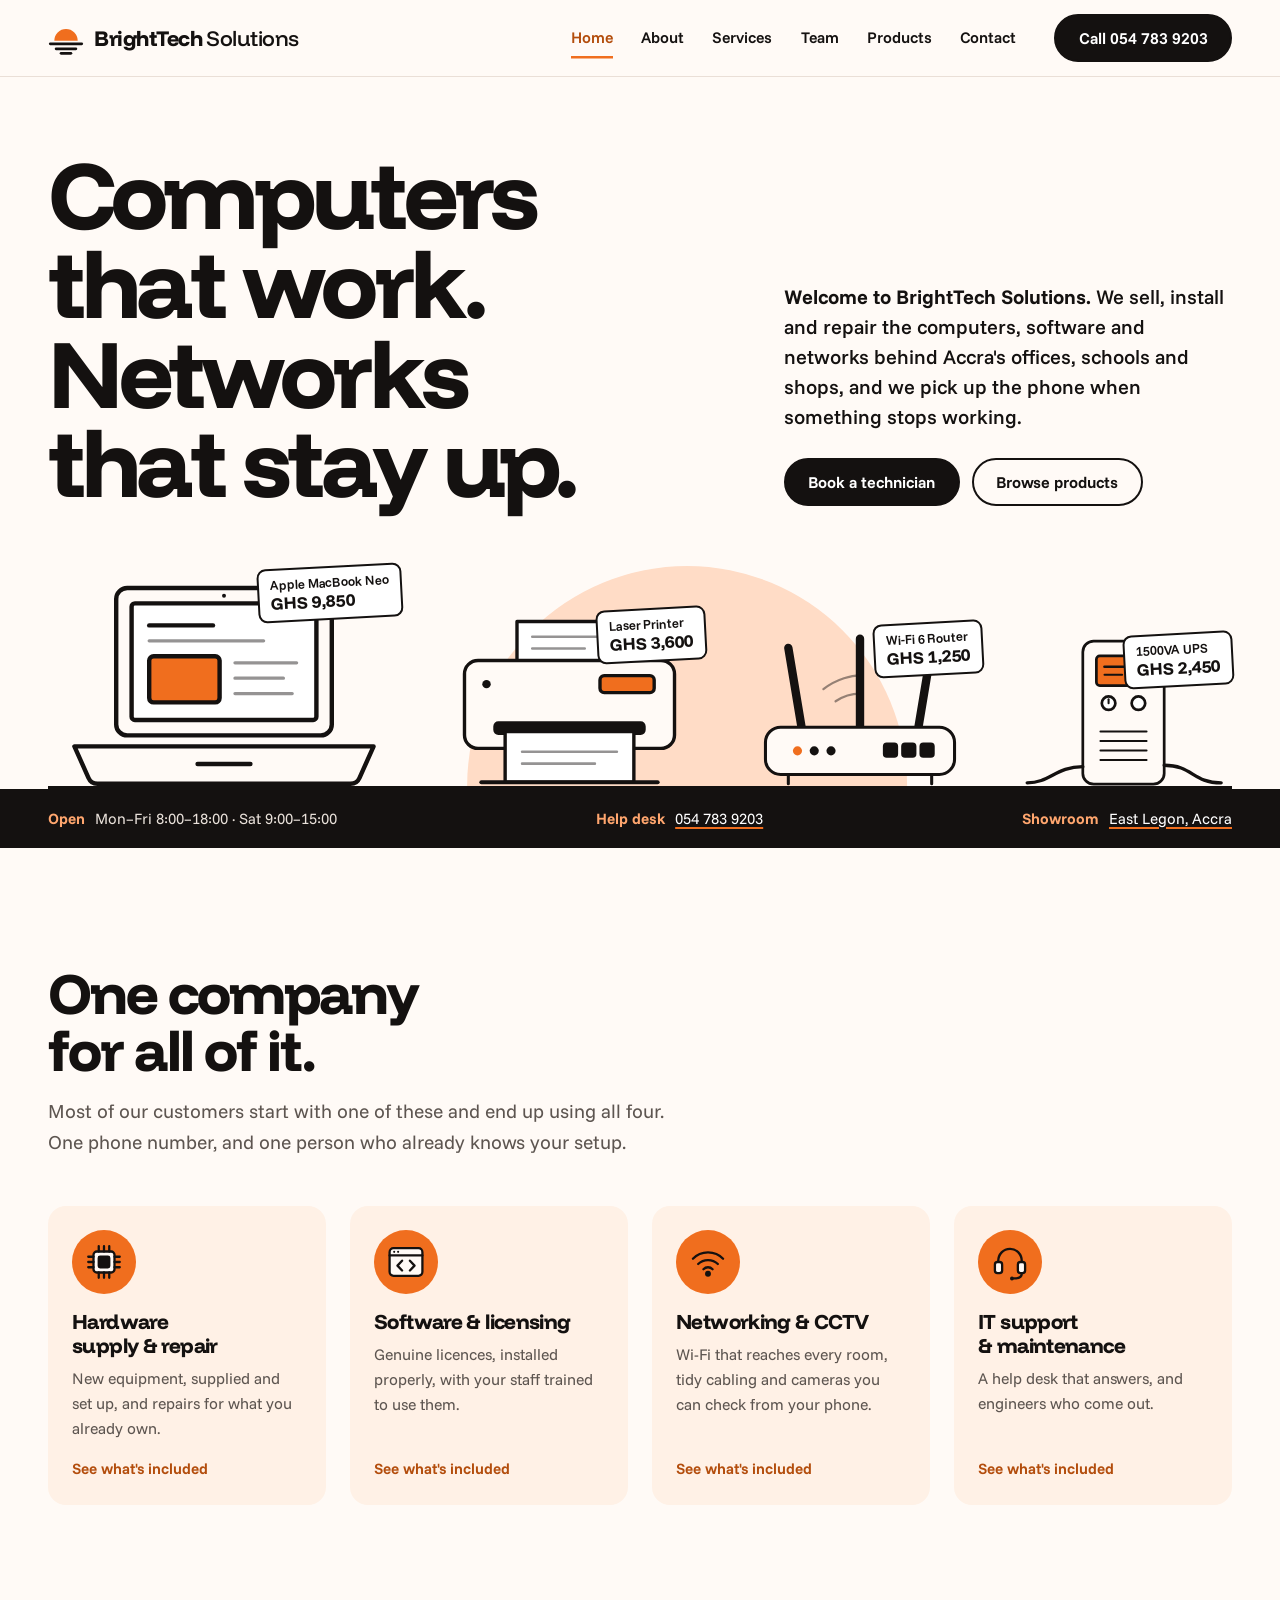
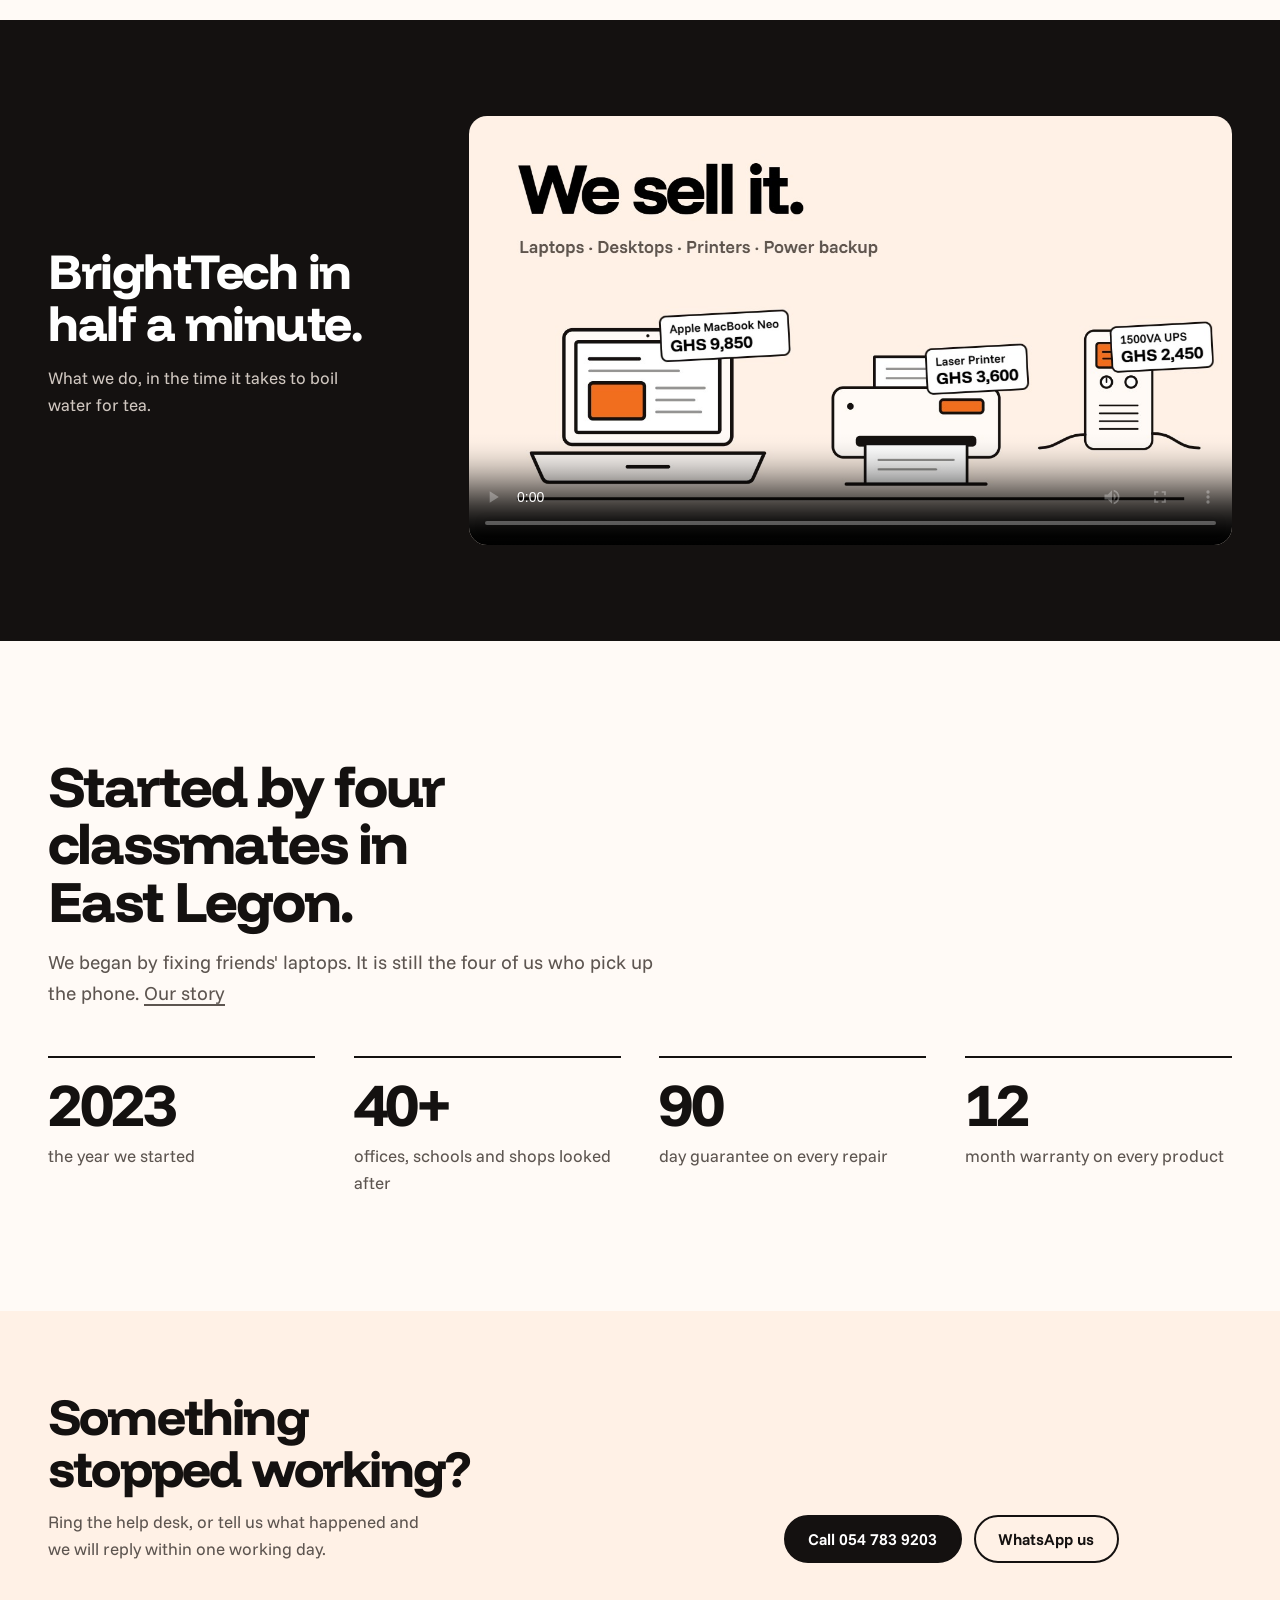
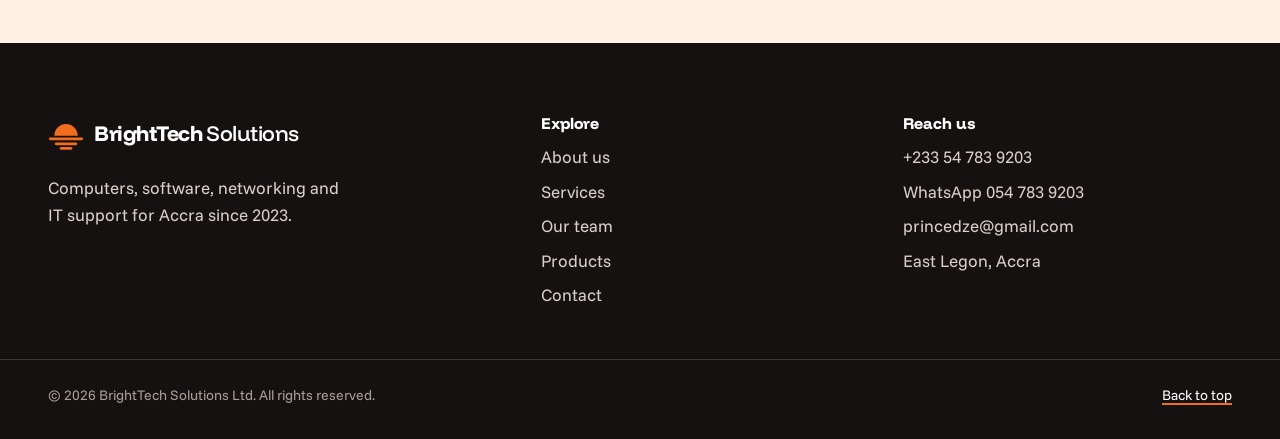
<file: index.html>
<!DOCTYPE html>
<html lang="en">
<head>
  <meta charset="utf-8">
  <meta name="viewport" content="width=device-width, initial-scale=1">
  <title>BrightTech Solutions | Computers, networks and IT support in Accra</title>
  <meta name="description" content="BrightTech Solutions sells, installs and repairs computers, software, networks and CCTV for offices, schools and shops across Accra, Ghana.">
  <meta name="theme-color" content="#fffaf6">
  <meta property="og:type" content="website">
  <meta property="og:title" content="BrightTech Solutions | Computers, networks and IT support in Accra">
  <meta property="og:description" content="BrightTech Solutions sells, installs and repairs computers, software, networks and CCTV for offices, schools and shops across Accra, Ghana.">
  <meta property="og:url" content="https://plinxxdarkseid.github.io/brighttech-solutions/">
  <meta property="og:image" content="https://plinxxdarkseid.github.io/brighttech-solutions/images/og-image.png">
  <meta name="twitter:card" content="summary_large_image">
  <link rel="icon" href="favicon.svg" type="image/svg+xml">
  <link rel="stylesheet" href="style.css">
</head>
<body>
  <a class="skip-link" href="#main">Skip to content</a>
  <div class="scroll-progress" aria-hidden="true"></div>

  <!-- ============ HEADER & NAVIGATION (the same on every page) ============ -->
  <header class="site-header">
    <div class="wrap header-bar">
      <a class="brand" href="index.html">
        <img src="images/logo.svg" alt="BrightTech Solutions logo" width="36" height="36">
        <span class="brand-name">BrightTech <span>Solutions</span></span>
      </a>

      <!-- Mobile menu: section 4 of style.css -->
      <input class="menu-toggle" type="checkbox" id="menu-toggle">
      <label class="menu-button" for="menu-toggle"><span class="menu-icon" aria-hidden="true"></span><span class="visually-hidden">Menu</span></label>

      <nav class="site-nav" aria-label="Main">
        <ul>
          <li><a href="index.html" aria-current="page">Home</a></li>
          <li><a href="about.html">About</a></li>
          <li><a href="services.html">Services</a></li>
          <li><a href="team.html">Team</a></li>
          <li><a href="products.html">Products</a></li>
          <li><a href="contact.html">Contact</a></li>
        </ul>
      </nav>

      <a class="btn btn-ink header-call" href="tel:+233547839203">Call 054 783 9203</a>
    </div>
  </header>

  <main id="main">

    <!-- ============ WELCOME ============ -->
    <section class="hero">
      <div class="wrap">
        <div class="hero-top">
          <h1>Computers that work. Networks that stay up.</h1>
          <div class="hero-intro">
            <p class="hero-lead"><strong> Welcome to BrightTech Solutions.</strong> We sell, install and repair the computers, software and networks behind Accra's offices, schools and shops, and we pick up the phone when something stops working.</p>
            <div class="actions">
              <a class="btn btn-ink" href="contact.html">Book a technician</a>
              <a class="btn btn-line" href="products.html">Browse products</a>
            </div>
          </div>
        </div>

        <ul class="shelf" aria-label="Popular products">
          <li class="shelf-item">
            <a href="products.html">
              <img src="images/products/laptop.svg" alt="Apple MacBook Neo" width="320" height="240">
              <span class="price-tag">Apple MacBook Neo <b>GHS 9,850</b></span>
            </a>
          </li>
          <li class="shelf-item">
            <a href="products.html">
              <img src="images/products/printer.svg" alt="Laser printer" width="320" height="240">
              <span class="price-tag">Laser Printer <b>GHS 3,600</b></span>
            </a>
          </li>
          <li class="shelf-item">
            <a href="products.html">
              <img src="images/products/router.svg" alt="Wi-Fi 6 router" width="320" height="240">
              <span class="price-tag">Wi-Fi 6 Router <b>GHS 1,250</b></span>
            </a>
          </li>
          <li class="shelf-item">
            <a href="products.html">
              <img src="images/products/ups.svg" alt="1500VA UPS power backup" width="320" height="240">
              <span class="price-tag">1500VA UPS <b>GHS 2,450</b></span>
            </a>
          </li>
        </ul>
      </div>
    </section>

    <div class="info-band">
      <ul class="wrap">
        <li><span>Open</span> Mon–Fri 8:00–18:00 · Sat 9:00–15:00</li>
        <li><span>Help desk</span> <a href="tel:+233547839203">054 783 9203</a></li>
        <li><span>Showroom</span> <a href="https://maps.app.goo.gl/fxnBXfE9ozZVcWBEA" target="_blank" rel="noopener">East Legon, Accra</a></li>
      </ul>
    </div>

    <!-- ============ WHAT WE DO ============ -->
    <section class="section" aria-labelledby="what-we-do">
      <div class="wrap">
        <h2 class="section-title" id="what-we-do">One company for all of it.</h2>
        <p class="section-lead">Most of our customers start with one of these and end up using all four. One phone number, and one person who already knows your setup.</p>
        <ul class="home-links">
          <li>
            <a href="services.html#hardware">
              <span class="service-icon"><img src="images/icons/hardware.svg" alt="" width="64" height="64"></span>
              <h3>Hardware supply &amp; repair</h3>
              <p>New equipment, supplied and set up, and repairs for what you already own.</p>
              <span class="more">See what's included</span>
            </a>
          </li>
          <li>
            <a href="services.html#software">
              <span class="service-icon"><img src="images/icons/software.svg" alt="" width="64" height="64"></span>
              <h3>Software &amp; licensing</h3>
              <p>Genuine licences, installed properly, with your staff trained to use them.</p>
              <span class="more">See what's included</span>
            </a>
          </li>
          <li>
            <a href="services.html#networking">
              <span class="service-icon"><img src="images/icons/networking.svg" alt="" width="64" height="64"></span>
              <h3>Networking &amp; CCTV</h3>
              <p>Wi-Fi that reaches every room, tidy cabling and cameras you can check from your phone.</p>
              <span class="more">See what's included</span>
            </a>
          </li>
          <li>
            <a href="services.html#support">
              <span class="service-icon"><img src="images/icons/support.svg" alt="" width="64" height="64"></span>
              <h3>IT support &amp; maintenance</h3>
              <p>A help desk that answers, and engineers who come out.</p>
              <span class="more">See what's included</span>
            </a>
          </li>
        </ul>
      </div>
    </section>

    <!-- ============ VIDEO ============ -->
    <section class="film" aria-labelledby="film-title">
      <div class="wrap film-grid">
        <div class="film-text">
          <h2 id="film-title">BrightTech in half a minute.</h2>
          <p>What we do, in the time it takes to boil water for tea.</p>
        </div>
        <video class="film-video" controls preload="metadata" width="1280" height="720" poster="media/brighttech-film-poster.jpg">
          <source src="media/brighttech-film.mp4" type="video/mp4">
          <track kind="captions" src="media/brighttech-film.vtt" srclang="en" label="English" default>
          Your browser cannot play this video. <a href="media/brighttech-film.mp4">Download the video</a> instead.
        </video>
      </div>
    </section>

    <!-- ============ FACTS ============ -->
    <section class="section" aria-labelledby="origin-title">
      <div class="wrap">
        <h2 class="section-title" id="origin-title">Started by four classmates in East Legon.</h2>
        <p class="section-lead">We began by fixing friends' laptops. It is still the four of us who pick up the phone. <a href="about.html">Our story</a></p>
        <dl class="facts">
          <div class="fact"><dt>the year we started</dt><dd>2023</dd></div>
          <div class="fact"><dt>offices, schools and shops looked after</dt><dd>40+</dd></div>
          <div class="fact"><dt>day guarantee on every repair</dt><dd>90</dd></div>
          <div class="fact"><dt>month warranty on every product</dt><dd>12</dd></div>
        </dl>
      </div>
    </section>

    <!-- ============ CLOSING CALL TO ACTION ============ -->
    <section class="cta" aria-labelledby="cta-title">
      <div class="wrap cta-inner">
        <div>
          <h2 id="cta-title">Something stopped working?</h2>
          <p>Ring the help desk, or tell us what happened and we will reply within one working day.</p>
        </div>
        <div class="actions">
          <a class="btn btn-ink" href="tel:+233547839203">Call 054 783 9203</a>
          <a class="btn btn-line" href="https://wa.me/233547839203?text=Hello%20BrightTech" target="_blank" rel="noopener">WhatsApp us</a>
        </div>
      </div>
    </section>
  </main>

  <!-- ============ FOOTER (the same on every page) ============ -->
  <footer class="site-footer">
    <div class="wrap footer-grid">
      <div class="footer-brand">
        <a class="brand" href="index.html">
          <img src="images/logo-light.svg" alt="BrightTech Solutions logo" width="36" height="36">
          <span class="brand-name">BrightTech <span>Solutions</span></span>
        </a>
        <p>Computers, software, networking and IT support for Accra since 2023.</p>
      </div>
      <nav class="footer-nav" aria-label="Footer">
        <h2>Explore</h2>
        <ul>
          <li><a href="about.html">About us</a></li>
          <li><a href="services.html">Services</a></li>
          <li><a href="team.html">Our team</a></li>
          <li><a href="products.html">Products</a></li>
          <li><a href="contact.html">Contact</a></li>
        </ul>
      </nav>
      <div class="footer-contact">
        <h2>Reach us</h2>
        <ul>
          <li><a href="tel:+233547839203">+233 54 783 9203</a></li>
          <li><a href="https://wa.me/233547839203?text=Hello%20BrightTech" target="_blank" rel="noopener">WhatsApp 054 783 9203</a></li>
          <li><a href="mailto:princedze@gmail.com">princedze@gmail.com</a></li>
          <li><a href="https://www.google.com/maps/search/?api=1&amp;query=East+Legon+Accra+Ghana" target="_blank" rel="noopener">East Legon, Accra</a></li>
        </ul>
      </div>
    </div>
    <div class="wrap footer-base">
      <p>© 2026 BrightTech Solutions Ltd. All rights reserved.</p>
      <p><a href="#main">Back to top</a></p>
    </div>
  </footer>
</body>
</html>
</file>
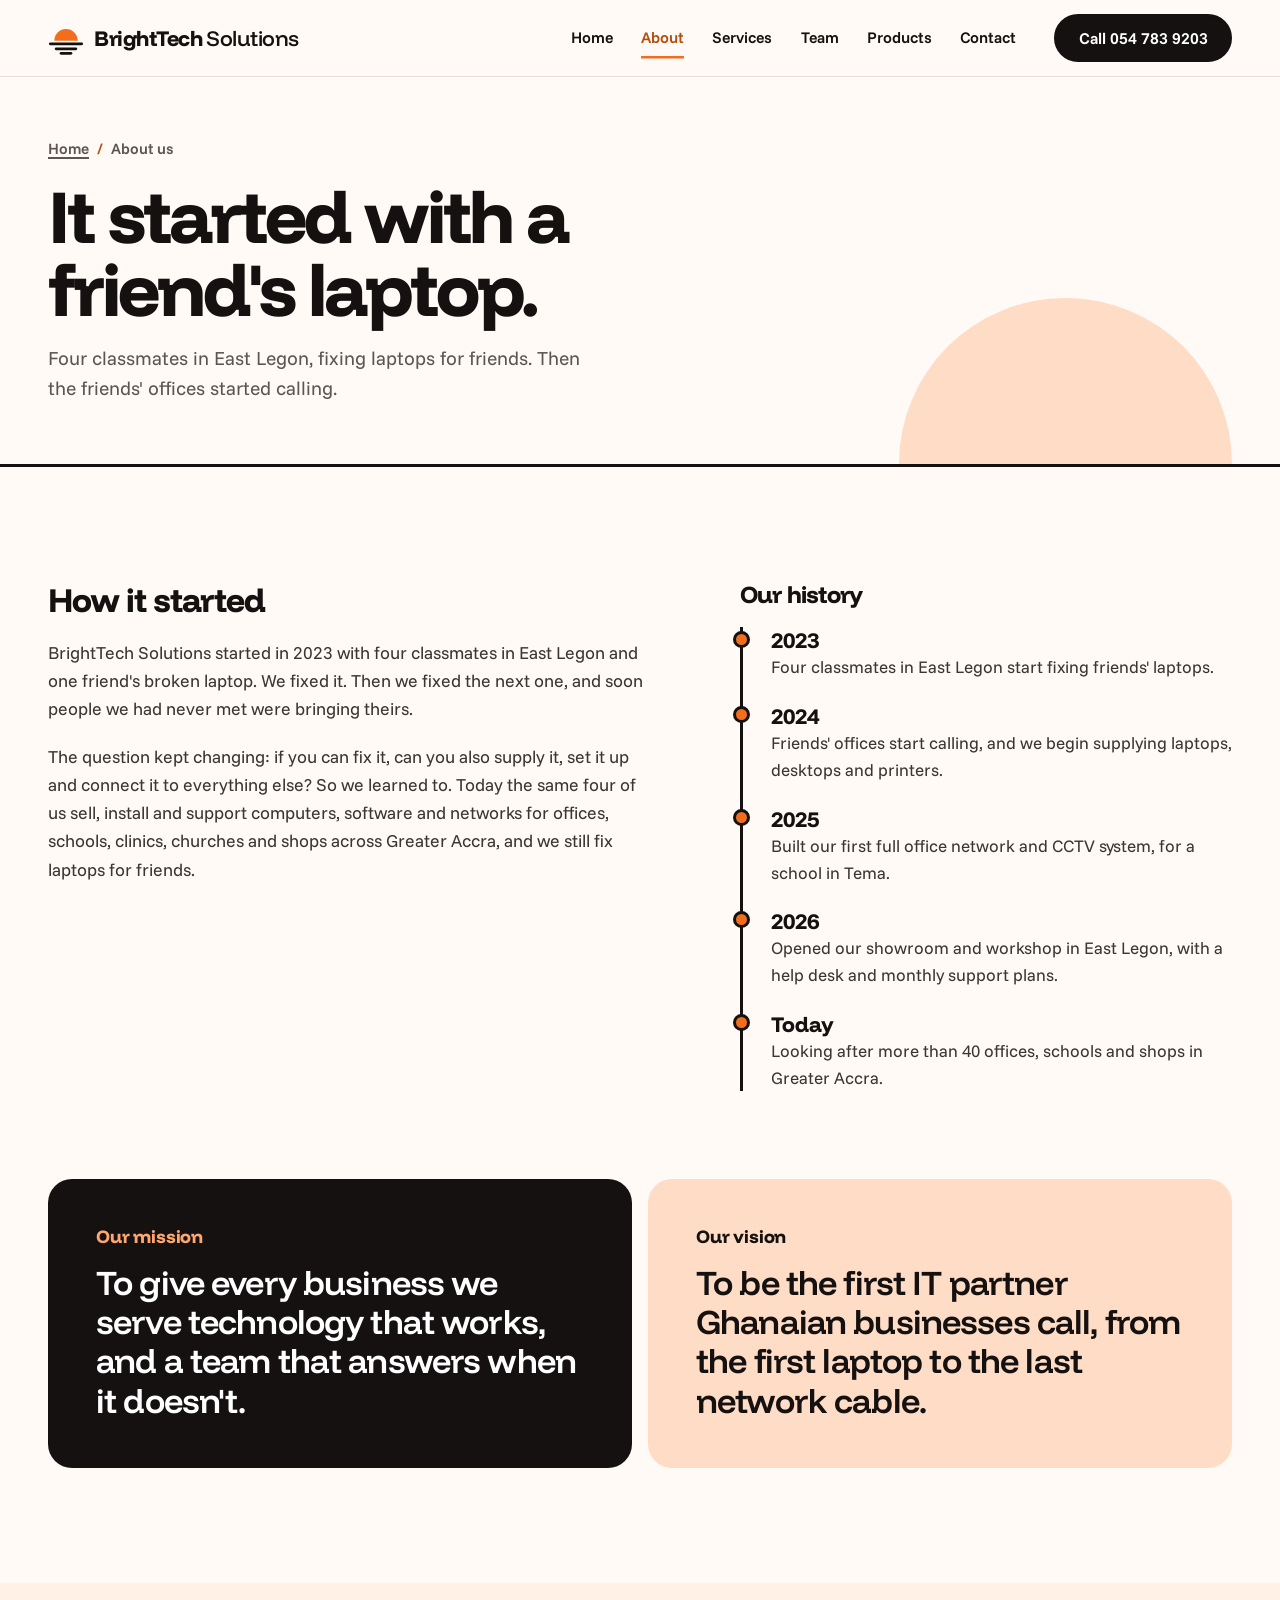
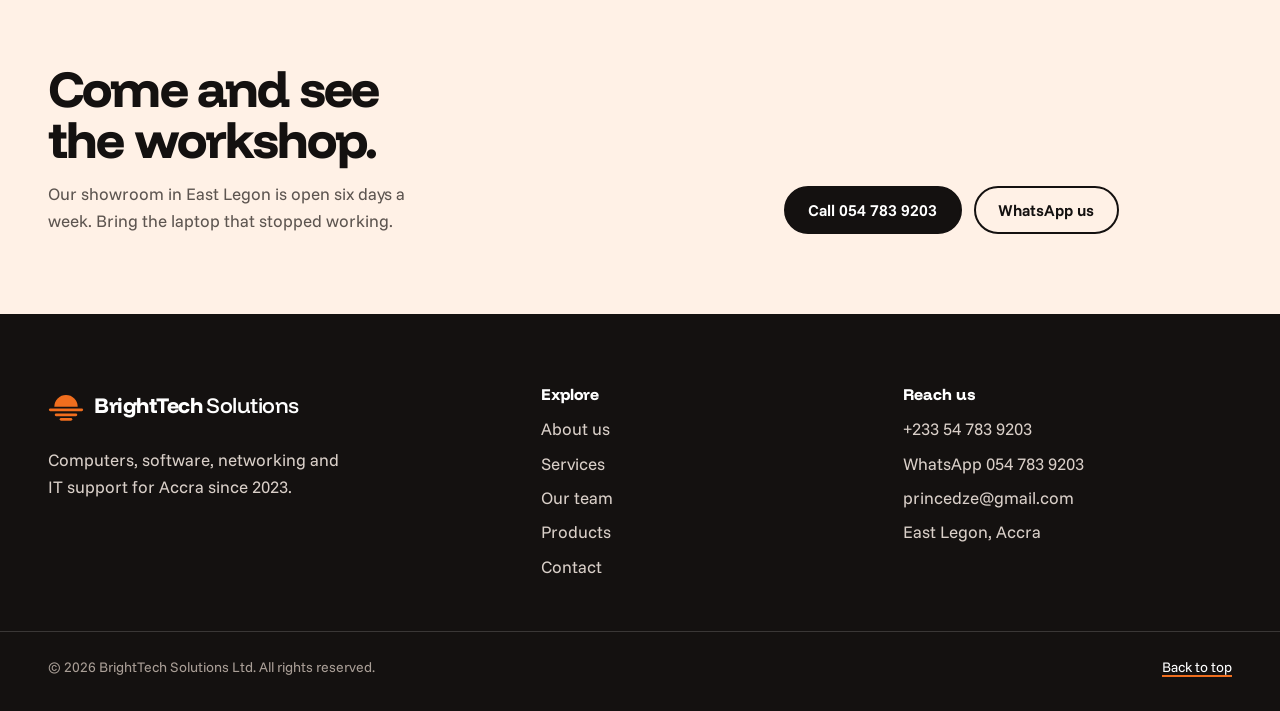
<file: about.html>
<!DOCTYPE html>
<html lang="en">
<head>
  <meta charset="utf-8">
  <meta name="viewport" content="width=device-width, initial-scale=1">
  <title>About us | BrightTech Solutions</title>
  <meta name="description" content="How four classmates in East Legon went from fixing friends' laptops to looking after more than 40 Accra offices, schools and shops.">
  <meta name="theme-color" content="#fffaf6">
  <meta property="og:type" content="website">
  <meta property="og:title" content="About us | BrightTech Solutions">
  <meta property="og:description" content="How four classmates in East Legon went from fixing friends' laptops to looking after more than 40 Accra offices, schools and shops.">
  <meta property="og:url" content="https://plinxxdarkseid.github.io/brighttech-solutions/about.html">
  <meta property="og:image" content="https://plinxxdarkseid.github.io/brighttech-solutions/images/og-image.png">
  <meta name="twitter:card" content="summary_large_image">
  <link rel="icon" href="favicon.svg" type="image/svg+xml">
  <link rel="stylesheet" href="style.css">
</head>
<body>
  <a class="skip-link" href="#main">Skip to content</a>
  <div class="scroll-progress" aria-hidden="true"></div>

  <!-- ============ HEADER & NAVIGATION (the same on every page) ============ -->
  <header class="site-header">
    <div class="wrap header-bar">
      <a class="brand" href="index.html">
        <img src="images/logo.svg" alt="BrightTech Solutions logo" width="36" height="36">
        <span class="brand-name">BrightTech <span>Solutions</span></span>
      </a>

      <!-- Mobile menu: section 4 of style.css -->
      <input class="menu-toggle" type="checkbox" id="menu-toggle">
      <label class="menu-button" for="menu-toggle"><span class="menu-icon" aria-hidden="true"></span><span class="visually-hidden">Menu</span></label>

      <nav class="site-nav" aria-label="Main">
        <ul>
          <li><a href="index.html">Home</a></li>
          <li><a href="about.html" aria-current="page">About</a></li>
          <li><a href="services.html">Services</a></li>
          <li><a href="team.html">Team</a></li>
          <li><a href="products.html">Products</a></li>
          <li><a href="contact.html">Contact</a></li>
        </ul>
      </nav>

      <a class="btn btn-ink header-call" href="tel:+233547839203">Call 054 783 9203</a>
    </div>
  </header>

  <main id="main">
    <header class="page-head">
      <div class="wrap">
        <nav class="crumbs" aria-label="Breadcrumb">
          <ol>
            <li><a href="index.html">Home</a></li>
            <li aria-current="page">About us</li>
          </ol>
        </nav>
        <h1>It started with a friend's laptop.</h1>
        <p class="section-lead">Four classmates in East Legon, fixing laptops for friends. Then the friends' offices started calling.</p>
      </div>
    </header>

    <section class="section">
      <div class="wrap about">
        <div class="about-story">
          <h2>How it started</h2>
          <p>BrightTech Solutions started in 2023 with four classmates in East Legon and one friend's broken laptop. We fixed it. Then we fixed the next one, and soon people we had never met were bringing theirs.</p>
          <p>The question kept changing: if you can fix it, can you also supply it, set it up and connect it to everything else? So we learned to. Today the same four of us sell, install and support computers, software and networks for offices, schools, clinics, churches and shops across Greater Accra, and we still fix laptops for friends.</p>
        </div>

        <div class="about-history">
          <h2>Our history</h2>
          <ol class="timeline">
            <li><span class="year">2023</span> Four classmates in East Legon start fixing friends' laptops.</li>
            <li><span class="year">2024</span> Friends' offices start calling, and we begin supplying laptops, desktops and printers.</li>
            <li><span class="year">2025</span> Built our first full office network and CCTV system, for a school in Tema.</li>
            <li><span class="year">2026</span> Opened our showroom and workshop in East Legon, with a help desk and monthly support plans.</li>
            <li><span class="year">Today</span> Looking after more than 40 offices, schools and shops in Greater Accra.</li>
          </ol>
        </div>
      </div>

      <div class="wrap mission-vision">
        <article class="statement statement-ink">
          <h2>Our mission</h2>
          <p>To give every business we serve technology that works, and a team that answers when it doesn't.</p>
        </article>
        <article class="statement statement-soft">
          <h2>Our vision</h2>
          <p>To be the first IT partner Ghanaian businesses call, from the first laptop to the last network cable.</p>
        </article>
      </div>
    </section>

    <!-- ============ CLOSING CALL TO ACTION ============ -->
    <section class="cta" aria-labelledby="cta-title">
      <div class="wrap cta-inner">
        <div>
          <h2 id="cta-title">Come and see the workshop.</h2>
          <p>Our showroom in East Legon is open six days a week. Bring the laptop that stopped working.</p>
        </div>
        <div class="actions">
          <a class="btn btn-ink" href="tel:+233547839203">Call 054 783 9203</a>
          <a class="btn btn-line" href="https://wa.me/233547839203?text=Hello%20BrightTech" target="_blank" rel="noopener">WhatsApp us</a>
        </div>
      </div>
    </section>
  </main>

  <!-- ============ FOOTER (the same on every page) ============ -->
  <footer class="site-footer">
    <div class="wrap footer-grid">
      <div class="footer-brand">
        <a class="brand" href="index.html">
          <img src="images/logo-light.svg" alt="BrightTech Solutions logo" width="36" height="36">
          <span class="brand-name">BrightTech <span>Solutions</span></span>
        </a>
        <p>Computers, software, networking and IT support for Accra since 2023.</p>
      </div>
      <nav class="footer-nav" aria-label="Footer">
        <h2>Explore</h2>
        <ul>
          <li><a href="about.html">About us</a></li>
          <li><a href="services.html">Services</a></li>
          <li><a href="team.html">Our team</a></li>
          <li><a href="products.html">Products</a></li>
          <li><a href="contact.html">Contact</a></li>
        </ul>
      </nav>
      <div class="footer-contact">
        <h2>Reach us</h2>
        <ul>
          <li><a href="tel:+233547839203">+233 54 783 9203</a></li>
          <li><a href="https://wa.me/233547839203?text=Hello%20BrightTech" target="_blank" rel="noopener">WhatsApp 054 783 9203</a></li>
          <li><a href="mailto:princedze@gmail.com">princedze@gmail.com</a></li>
          <li><a href="https://www.google.com/maps/search/?api=1&amp;query=East+Legon+Accra+Ghana" target="_blank" rel="noopener">East Legon, Accra</a></li>
        </ul>
      </div>
    </div>
    <div class="wrap footer-base">
      <p>© 2026 BrightTech Solutions Ltd. All rights reserved.</p>
      <p><a href="#main">Back to top</a></p>
    </div>
  </footer>
</body>
</html>
</file>
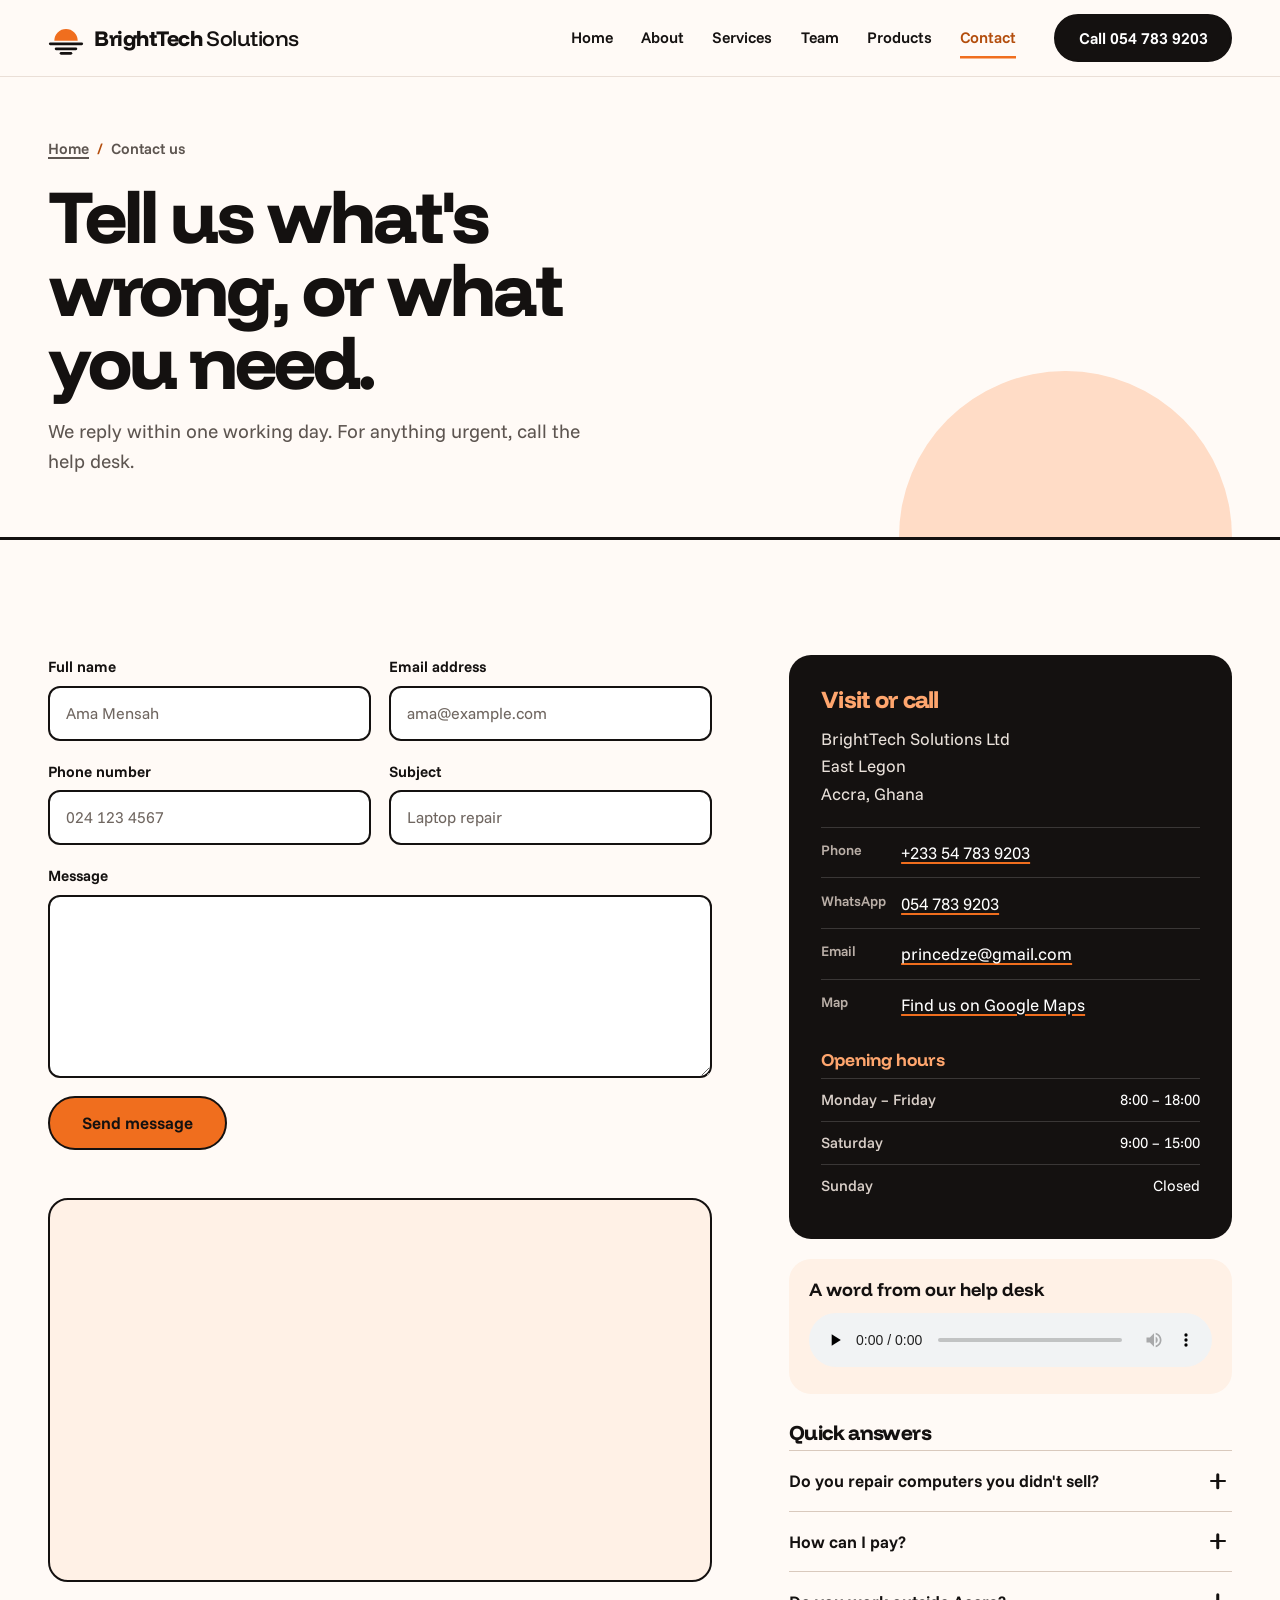
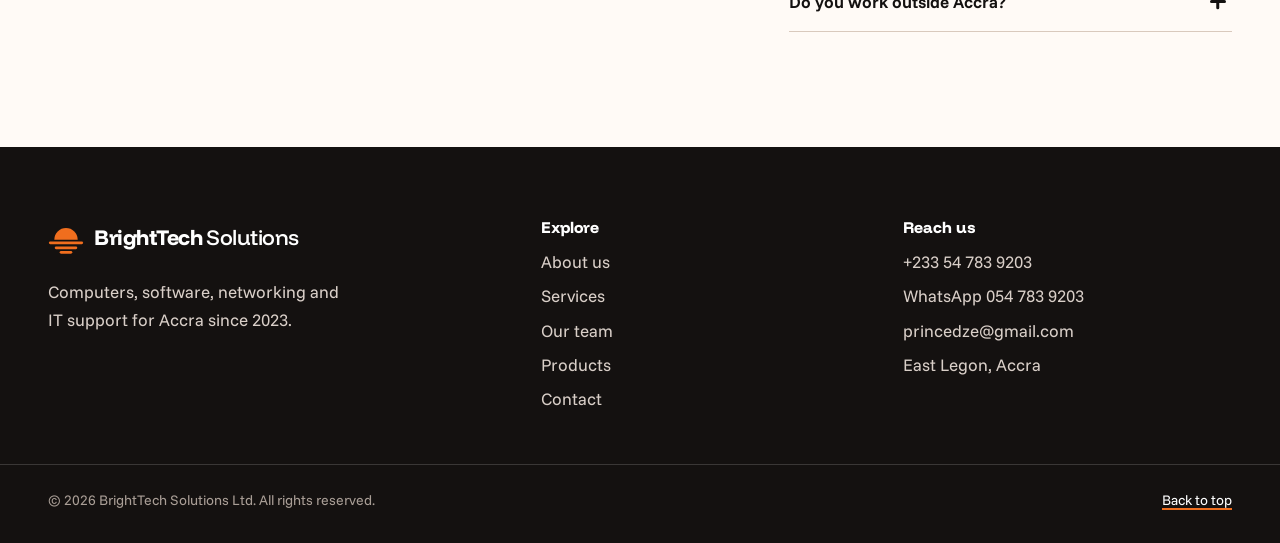
<file: contact.html>
<!DOCTYPE html>
<html lang="en">
<head>
  <meta charset="utf-8">
  <meta name="viewport" content="width=device-width, initial-scale=1">
  <title>Contact us | BrightTech Solutions</title>
  <meta name="description" content="Call, email or visit BrightTech Solutions in East Legon, Accra, or send a message and we will reply within one working day.">
  <meta name="theme-color" content="#fffaf6">
  <meta property="og:type" content="website">
  <meta property="og:title" content="Contact us | BrightTech Solutions">
  <meta property="og:description" content="Call, email or visit BrightTech Solutions in East Legon, Accra, or send a message and we will reply within one working day.">
  <meta property="og:url" content="https://plinxxdarkseid.github.io/brighttech-solutions/contact.html">
  <meta property="og:image" content="https://plinxxdarkseid.github.io/brighttech-solutions/images/og-image.png">
  <meta name="twitter:card" content="summary_large_image">
  <link rel="icon" href="favicon.svg" type="image/svg+xml">
  <link rel="stylesheet" href="style.css">
</head>
<body>
  <a class="skip-link" href="#main">Skip to content</a>
  <div class="scroll-progress" aria-hidden="true"></div>

  <!-- ============ HEADER & NAVIGATION (the same on every page) ============ -->
  <header class="site-header">
    <div class="wrap header-bar">
      <a class="brand" href="index.html">
        <img src="images/logo.svg" alt="BrightTech Solutions logo" width="36" height="36">
        <span class="brand-name">BrightTech <span>Solutions</span></span>
      </a>

      <!-- Mobile menu: section 4 of style.css -->
      <input class="menu-toggle" type="checkbox" id="menu-toggle">
      <label class="menu-button" for="menu-toggle"><span class="menu-icon" aria-hidden="true"></span><span class="visually-hidden">Menu</span></label>

      <nav class="site-nav" aria-label="Main">
        <ul>
          <li><a href="index.html">Home</a></li>
          <li><a href="about.html">About</a></li>
          <li><a href="services.html">Services</a></li>
          <li><a href="team.html">Team</a></li>
          <li><a href="products.html">Products</a></li>
          <li><a href="contact.html" aria-current="page">Contact</a></li>
        </ul>
      </nav>

      <a class="btn btn-ink header-call" href="tel:+233547839203">Call 054 783 9203</a>
    </div>
  </header>

  <main id="main">
    <header class="page-head">
      <div class="wrap">
        <nav class="crumbs" aria-label="Breadcrumb">
          <ol>
            <li><a href="index.html">Home</a></li>
            <li aria-current="page">Contact us</li>
          </ol>
        </nav>
        <h1>Tell us what's wrong, or what you need.</h1>
        <p class="section-lead">We reply within one working day. For anything urgent, call the help desk.</p>
      </div>
    </header>

    <div class="section">
      <div class="wrap contact">
        <div class="contact-main">
          <form class="contact-form" id="contact-form" action="thanks.html" method="get">
            <div class="form-row">
              <div class="form-field">
                <label for="name">Full name</label>
                <input id="name" name="name" type="text" autocomplete="name" required minlength="2" placeholder="Ama Mensah">
                <p class="field-error">Please tell us your name.</p>
              </div>
              <div class="form-field">
                <label for="email">Email address</label>
                <input id="email" name="email" type="email" autocomplete="email" required placeholder="ama@example.com">
                <p class="field-error">Enter an email address like name@example.com.</p>
              </div>
            </div>
            <div class="form-row">
              <div class="form-field">
                <label for="phone">Phone number</label>
                <input id="phone" name="phone" type="tel" autocomplete="tel" required pattern="[0-9+ ]{10,16}" placeholder="024 123 4567">
                <p class="field-error">Enter a phone number of at least 10 digits.</p>
              </div>
              <div class="form-field">
                <label for="subject">Subject</label>
                <input id="subject" name="subject" type="text" list="subject-ideas" required placeholder="Laptop repair">
                <datalist id="subject-ideas">
                  <option value="Buying a product"></option>
                  <option value="Laptop or desktop repair"></option>
                  <option value="Wi-Fi, cabling or CCTV"></option>
                  <option value="Support plan"></option>
                  <option value="Something else"></option>
                </datalist>
                <p class="field-error">Give your message a subject.</p>
              </div>
            </div>
            <div class="form-field">
              <label for="message">Message</label>
              <textarea id="message" name="message" rows="6" required minlength="10"></textarea>
              <p class="field-error">Tell us a little more (at least 10 characters).</p>
            </div>
            <button class="btn btn-sun" type="submit">Send message</button>
          </form>

          <div class="map">
            <iframe title="Map of East Legon, Accra" src="https://www.google.com/maps?q=East+Legon,+Accra,+Ghana&amp;output=embed" width="800" height="360" loading="lazy" referrerpolicy="no-referrer-when-downgrade" allowfullscreen></iframe>
          </div>
        </div>

        <aside class="contact-side" aria-label="Contact details">
          <div class="contact-card">
            <h2>Visit or call</h2>
            <address>
              BrightTech Solutions Ltd<br>
              East Legon<br>
              Accra, Ghana
            </address>
            <ul class="contact-links">
              <li><span>Phone</span><a href="tel:+233547839203">+233 54 783 9203</a></li>
              <li><span>WhatsApp</span><a href="https://wa.me/233547839203?text=Hello%20BrightTech" target="_blank" rel="noopener">054 783 9203</a></li>
              <li><span>Email</span><a href="mailto:princedze@gmail.com">princedze@gmail.com</a></li>
              <li><span>Map</span><a href="https://www.google.com/maps/search/?api=1&amp;query=East+Legon+Accra+Ghana" target="_blank" rel="noopener">Find us on Google Maps</a></li>
            </ul>

            <table class="hours">
              <caption>Opening hours</caption>
              <tbody>
                <tr><th scope="row">Monday – Friday</th><td>8:00 – 18:00</td></tr>
                <tr><th scope="row">Saturday</th><td>9:00 – 15:00</td></tr>
                <tr><th scope="row">Sunday</th><td>Closed</td></tr>
              </tbody>
            </table>
          </div>

          <figure class="support-line">
            <figcaption>A word from our help desk</figcaption>
            <audio controls preload="none" src="media/support-line.mp3">
              <a href="media/support-line.mp3">Download the help desk message</a>
            </audio>
          </figure>

          <div class="faq">
            <h2>Quick answers</h2>
            <details>
              <summary>Do you repair computers you didn't sell?</summary>
              <p>Yes. We repair any brand of laptop, desktop or printer, and diagnosis is free if you go ahead with the repair.</p>
            </details>
            <details>
              <summary>How can I pay?</summary>
              <p>Mobile Money, bank transfer, card or cash at the showroom. Businesses on a support plan can pay monthly by invoice.</p>
            </details>
            <details>
              <summary>Do you work outside Accra?</summary>
              <p>Our engineers cover Tema, Kasoa and Aburi every week. For larger projects we travel anywhere in Ghana.</p>
            </details>
          </div>
        </aside>
      </div>
    </div>
  </main>

  <!-- ============ FOOTER (the same on every page) ============ -->
  <footer class="site-footer">
    <div class="wrap footer-grid">
      <div class="footer-brand">
        <a class="brand" href="index.html">
          <img src="images/logo-light.svg" alt="BrightTech Solutions logo" width="36" height="36">
          <span class="brand-name">BrightTech <span>Solutions</span></span>
        </a>
        <p>Computers, software, networking and IT support for Accra since 2023.</p>
      </div>
      <nav class="footer-nav" aria-label="Footer">
        <h2>Explore</h2>
        <ul>
          <li><a href="about.html">About us</a></li>
          <li><a href="services.html">Services</a></li>
          <li><a href="team.html">Our team</a></li>
          <li><a href="products.html">Products</a></li>
          <li><a href="contact.html">Contact</a></li>
        </ul>
      </nav>
      <div class="footer-contact">
        <h2>Reach us</h2>
        <ul>
          <li><a href="tel:+233547839203">+233 54 783 9203</a></li>
          <li><a href="https://wa.me/233547839203?text=Hello%20BrightTech" target="_blank" rel="noopener">WhatsApp 054 783 9203</a></li>
          <li><a href="mailto:princedze@gmail.com">princedze@gmail.com</a></li>
          <li><a href="https://www.google.com/maps/search/?api=1&amp;query=East+Legon+Accra+Ghana" target="_blank" rel="noopener">East Legon, Accra</a></li>
        </ul>
      </div>
    </div>
    <div class="wrap footer-base">
      <p>© 2026 BrightTech Solutions Ltd. All rights reserved.</p>
      <p><a href="#main">Back to top</a></p>
    </div>
  </footer>
</body>
</html>
</file>
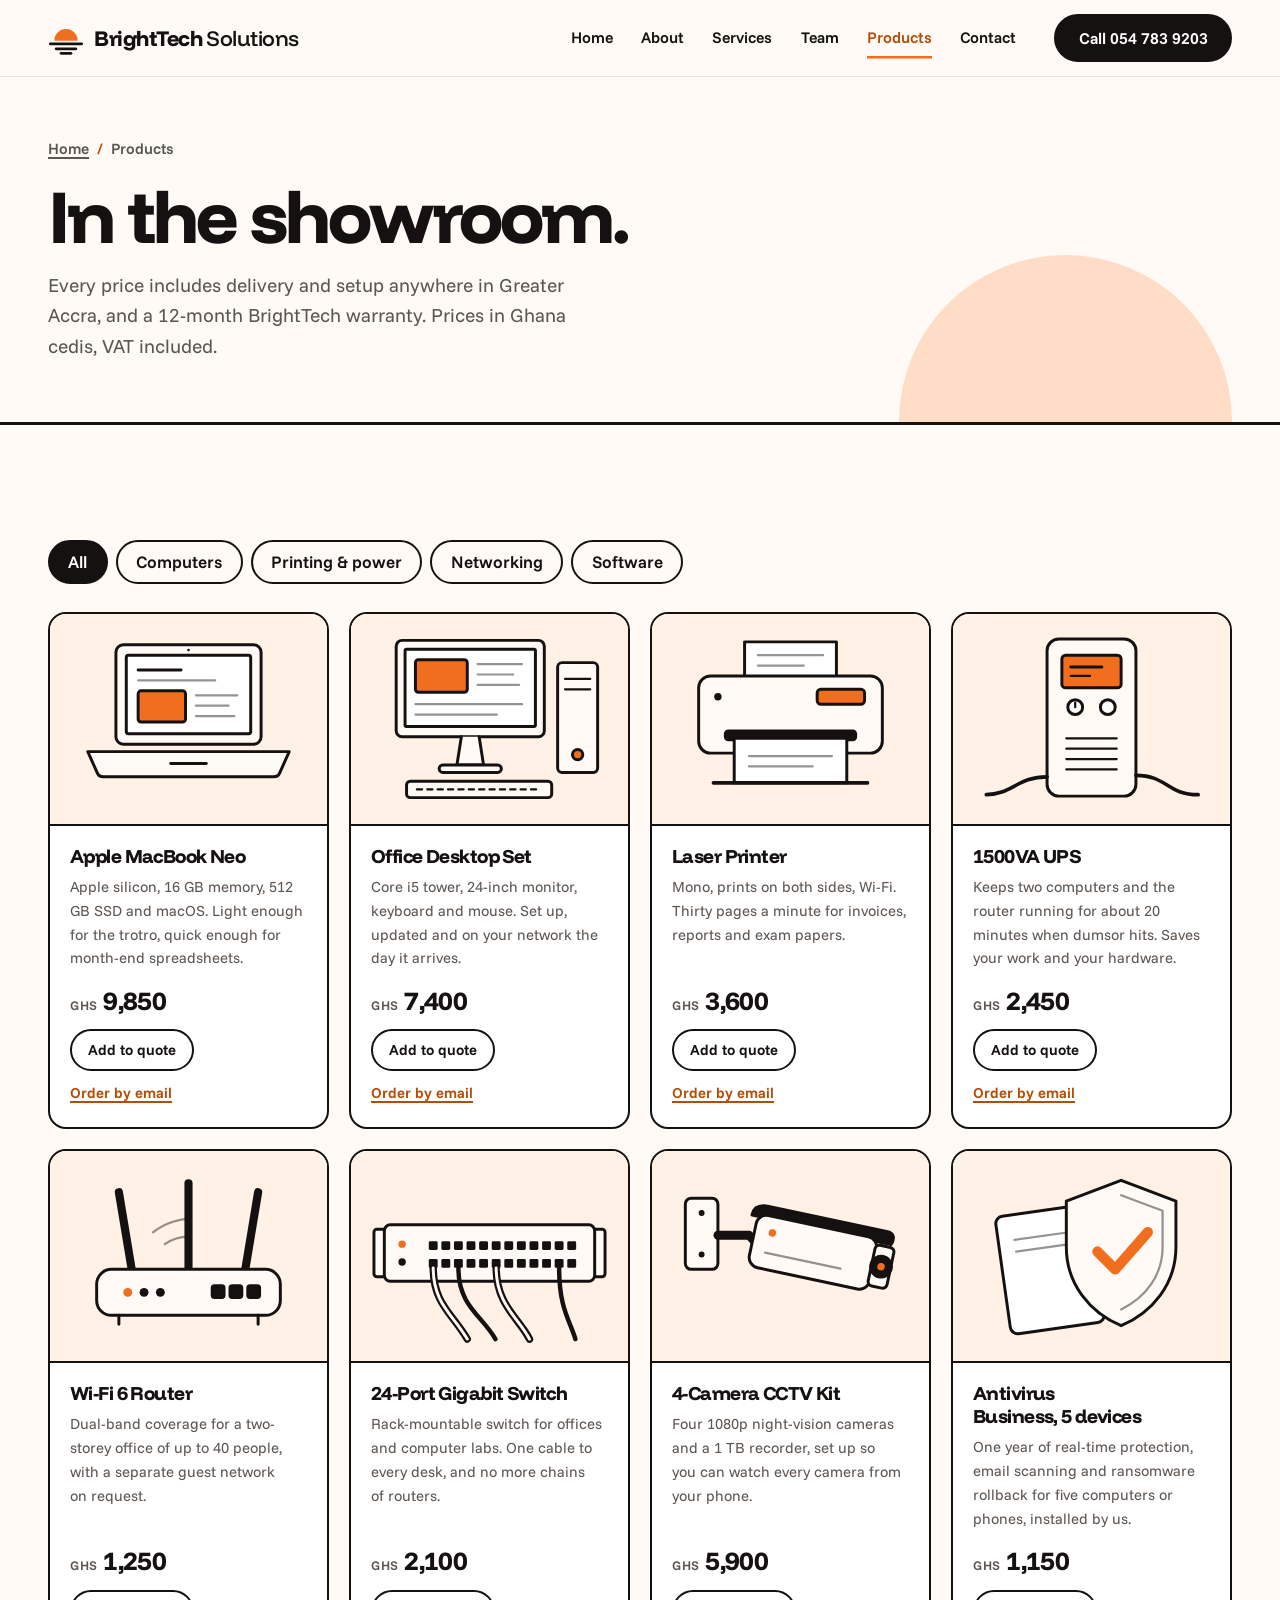
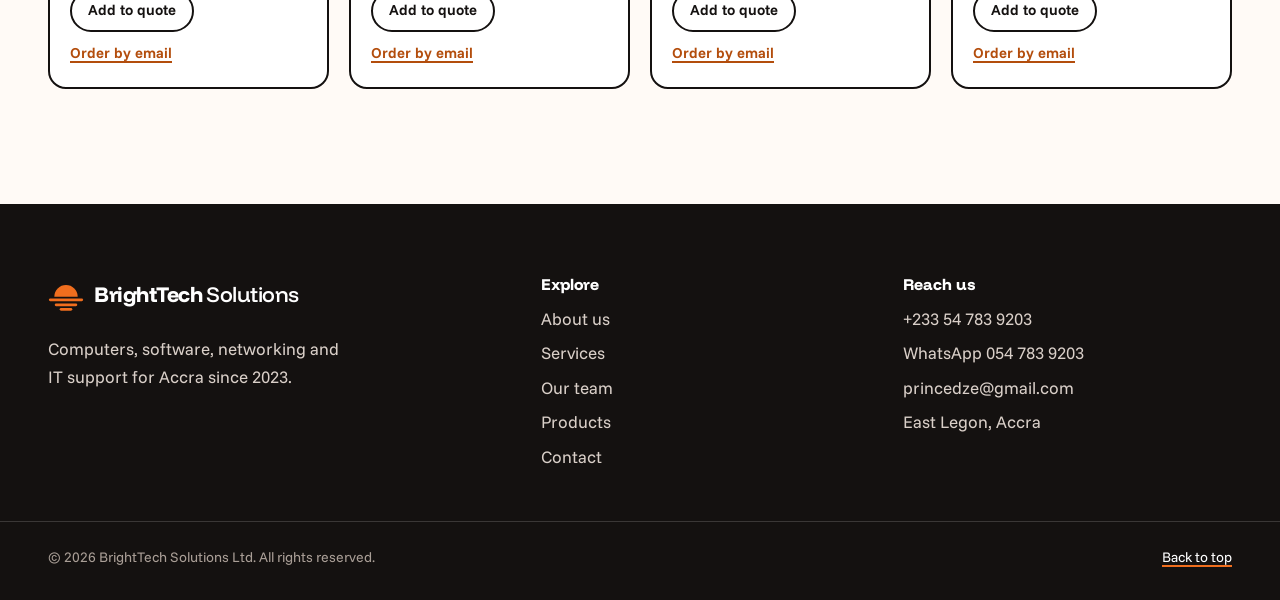
<file: products.html>
<!DOCTYPE html>
<html lang="en">
<head>
  <meta charset="utf-8">
  <meta name="viewport" content="width=device-width, initial-scale=1">
  <title>Products | BrightTech Solutions</title>
  <meta name="description" content="Laptops, desktops, printers, UPS power backup, Wi-Fi, CCTV and antivirus, with prices in Ghana cedis, delivered and set up in Greater Accra.">
  <meta name="theme-color" content="#fffaf6">
  <meta property="og:type" content="website">
  <meta property="og:title" content="Products | BrightTech Solutions">
  <meta property="og:description" content="Laptops, desktops, printers, UPS power backup, Wi-Fi, CCTV and antivirus, with prices in Ghana cedis, delivered and set up in Greater Accra.">
  <meta property="og:url" content="https://plinxxdarkseid.github.io/brighttech-solutions/products.html">
  <meta property="og:image" content="https://plinxxdarkseid.github.io/brighttech-solutions/images/og-image.png">
  <meta name="twitter:card" content="summary_large_image">
  <link rel="icon" href="favicon.svg" type="image/svg+xml">
  <link rel="stylesheet" href="style.css">
</head>
<body>
  <a class="skip-link" href="#main">Skip to content</a>
  <div class="scroll-progress" aria-hidden="true"></div>

  <!-- ============ HEADER & NAVIGATION (the same on every page) ============ -->
  <header class="site-header">
    <div class="wrap header-bar">
      <a class="brand" href="index.html">
        <img src="images/logo.svg" alt="BrightTech Solutions logo" width="36" height="36">
        <span class="brand-name">BrightTech <span>Solutions</span></span>
      </a>

      <!-- Mobile menu: section 4 of style.css -->
      <input class="menu-toggle" type="checkbox" id="menu-toggle">
      <label class="menu-button" for="menu-toggle"><span class="menu-icon" aria-hidden="true"></span><span class="visually-hidden">Menu</span></label>

      <nav class="site-nav" aria-label="Main">
        <ul>
          <li><a href="index.html">Home</a></li>
          <li><a href="about.html">About</a></li>
          <li><a href="services.html">Services</a></li>
          <li><a href="team.html">Team</a></li>
          <li><a href="products.html" aria-current="page">Products</a></li>
          <li><a href="contact.html">Contact</a></li>
        </ul>
      </nav>

      <a class="btn btn-ink header-call" href="tel:+233547839203">Call 054 783 9203</a>
    </div>
  </header>

  <main id="main">
    <header class="page-head">
      <div class="wrap">
        <nav class="crumbs" aria-label="Breadcrumb">
          <ol>
            <li><a href="index.html">Home</a></li>
            <li aria-current="page">Products</li>
          </ol>
        </nav>
        <h1>In the showroom.</h1>
        <p class="section-lead">Every price includes delivery and setup anywhere in Greater Accra, and a 12-month BrightTech warranty. Prices in Ghana cedis, VAT included.</p>
      </div>
    </header>

    <section class="section">
      <div class="wrap shop">
        <div class="catalogue">
          <!-- Product filter: section 10 of style.css -->
          <fieldset class="filters">
            <legend class="visually-hidden">Show products</legend>
            <input type="radio" name="product-filter" id="filter-all" checked>
            <label for="filter-all">All</label>
            <input type="radio" name="product-filter" id="filter-computers">
            <label for="filter-computers">Computers</label>
            <input type="radio" name="product-filter" id="filter-power">
            <label for="filter-power">Printing &amp; power</label>
            <input type="radio" name="product-filter" id="filter-network">
            <label for="filter-network">Networking</label>
            <input type="radio" name="product-filter" id="filter-software">
            <label for="filter-software">Software</label>
          </fieldset>

          <ul class="product-grid">
            <li class="product cat-computers">
              <div class="product-image"><img src="images/products/laptop.svg" alt="Apple MacBook Neo" width="320" height="240" loading="lazy"></div>
              <div class="product-body">
                <h2>Apple MacBook Neo</h2>
                <p>Apple silicon, 16 GB memory, 512 GB SSD and macOS. Light enough for the trotro, quick enough for month-end spreadsheets.</p>
                <p class="price"><span>GHS</span> 9,850</p>
                <div class="product-actions">
                  <input class="quote-tick" type="checkbox" id="q-laptop" name="quote" value="Apple MacBook Neo" form="quote-form">
                  <label class="btn btn-small quote-add" for="q-laptop"><span class="when-off">Add to quote</span><span class="when-on">In your quote</span></label>
                  <a class="order-link" href="mailto:princedze@gmail.com?subject=Order%3A%20Apple%20MacBook%20Neo">Order by email</a>
                </div>
              </div>
            </li>
            <li class="product cat-computers">
              <div class="product-image"><img src="images/products/desktop.svg" alt="Office desktop computer with monitor and keyboard" width="320" height="240" loading="lazy"></div>
              <div class="product-body">
                <h2>Office Desktop Set</h2>
                <p>Core i5 tower, 24-inch monitor, keyboard and mouse. Set up, updated and on your network the day it arrives.</p>
                <p class="price"><span>GHS</span> 7,400</p>
                <div class="product-actions">
                  <input class="quote-tick" type="checkbox" id="q-desktop" name="quote" value="Office Desktop Set" form="quote-form">
                  <label class="btn btn-small quote-add" for="q-desktop"><span class="when-off">Add to quote</span><span class="when-on">In your quote</span></label>
                  <a class="order-link" href="mailto:princedze@gmail.com?subject=Order%3A%20Office%20Desktop%20Set">Order by email</a>
                </div>
              </div>
            </li>
            <li class="product cat-power">
              <div class="product-image"><img src="images/products/printer.svg" alt="Laser printer" width="320" height="240" loading="lazy"></div>
              <div class="product-body">
                <h2>Laser Printer</h2>
                <p>Mono, prints on both sides, Wi-Fi. Thirty pages a minute for invoices, reports and exam papers.</p>
                <p class="price"><span>GHS</span> 3,600</p>
                <div class="product-actions">
                  <input class="quote-tick" type="checkbox" id="q-printer" name="quote" value="Laser Printer" form="quote-form">
                  <label class="btn btn-small quote-add" for="q-printer"><span class="when-off">Add to quote</span><span class="when-on">In your quote</span></label>
                  <a class="order-link" href="mailto:princedze@gmail.com?subject=Order%3A%20Laser%20Printer">Order by email</a>
                </div>
              </div>
            </li>
            <li class="product cat-power">
              <div class="product-image"><img src="images/products/ups.svg" alt="UPS power backup unit" width="320" height="240" loading="lazy"></div>
              <div class="product-body">
                <h2>1500VA UPS</h2>
                <p>Keeps two computers and the router running for about 20 minutes when dumsor hits. Saves your work and your hardware.</p>
                <p class="price"><span>GHS</span> 2,450</p>
                <div class="product-actions">
                  <input class="quote-tick" type="checkbox" id="q-ups" name="quote" value="1500VA UPS" form="quote-form">
                  <label class="btn btn-small quote-add" for="q-ups"><span class="when-off">Add to quote</span><span class="when-on">In your quote</span></label>
                  <a class="order-link" href="mailto:princedze@gmail.com?subject=Order%3A%201500VA%20UPS">Order by email</a>
                </div>
              </div>
            </li>
            <li class="product cat-network">
              <div class="product-image"><img src="images/products/router.svg" alt="Wi-Fi 6 router with three antennas" width="320" height="240" loading="lazy"></div>
              <div class="product-body">
                <h2>Wi-Fi 6 Router</h2>
                <p>Dual-band coverage for a two-storey office of up to 40 people, with a separate guest network on request.</p>
                <p class="price"><span>GHS</span> 1,250</p>
                <div class="product-actions">
                  <input class="quote-tick" type="checkbox" id="q-router" name="quote" value="Wi-Fi 6 Router" form="quote-form">
                  <label class="btn btn-small quote-add" for="q-router"><span class="when-off">Add to quote</span><span class="when-on">In your quote</span></label>
                  <a class="order-link" href="mailto:princedze@gmail.com?subject=Order%3A%20Wi-Fi%206%20Router">Order by email</a>
                </div>
              </div>
            </li>
            <li class="product cat-network">
              <div class="product-image"><img src="images/products/switch.svg" alt="24-port network switch with cables" width="320" height="240" loading="lazy"></div>
              <div class="product-body">
                <h2>24-Port Gigabit Switch</h2>
                <p>Rack-mountable switch for offices and computer labs. One cable to every desk, and no more chains of routers.</p>
                <p class="price"><span>GHS</span> 2,100</p>
                <div class="product-actions">
                  <input class="quote-tick" type="checkbox" id="q-switch" name="quote" value="24-Port Gigabit Switch" form="quote-form">
                  <label class="btn btn-small quote-add" for="q-switch"><span class="when-off">Add to quote</span><span class="when-on">In your quote</span></label>
                  <a class="order-link" href="mailto:princedze@gmail.com?subject=Order%3A%2024-Port%20Gigabit%20Switch">Order by email</a>
                </div>
              </div>
            </li>
            <li class="product cat-network">
              <div class="product-image"><img src="images/products/cctv.svg" alt="Wall-mounted CCTV camera" width="320" height="240" loading="lazy"></div>
              <div class="product-body">
                <h2>4-Camera CCTV Kit</h2>
                <p>Four 1080p night-vision cameras and a 1 TB recorder, set up so you can watch every camera from your phone.</p>
                <p class="price"><span>GHS</span> 5,900</p>
                <div class="product-actions">
                  <input class="quote-tick" type="checkbox" id="q-cctv" name="quote" value="4-Camera CCTV Kit" form="quote-form">
                  <label class="btn btn-small quote-add" for="q-cctv"><span class="when-off">Add to quote</span><span class="when-on">In your quote</span></label>
                  <a class="order-link" href="mailto:princedze@gmail.com?subject=Order%3A%204-Camera%20CCTV%20Kit">Order by email</a>
                </div>
              </div>
            </li>
            <li class="product cat-software">
              <div class="product-image"><img src="images/products/antivirus.svg" alt="Security shield with a tick, for antivirus software" width="320" height="240" loading="lazy"></div>
              <div class="product-body">
                <h2>Antivirus Business, 5 devices</h2>
                <p>One year of real-time protection, email scanning and ransomware rollback for five computers or phones, installed by us.</p>
                <p class="price"><span>GHS</span> 1,150</p>
                <div class="product-actions">
                  <input class="quote-tick" type="checkbox" id="q-antivirus" name="quote" value="Antivirus Business, 5 devices" form="quote-form">
                  <label class="btn btn-small quote-add" for="q-antivirus"><span class="when-off">Add to quote</span><span class="when-on">In your quote</span></label>
                  <a class="order-link" href="mailto:princedze@gmail.com?subject=Order%3A%20Antivirus%20Business">Order by email</a>
                </div>
              </div>
            </li>
          </ul>

          <!-- Quote builder: section 11 of style.css -->
          <div class="quote-bar">
            <p>Your quote <span class="quote-total"></span></p>
            <a class="btn btn-sun" href="#quote">Review and send</a>
          </div>
        </div>

        <!-- ============ THE QUOTE ============ -->
        <section class="quote" id="quote" aria-labelledby="quote-title">
          <div>
            <h2 id="quote-title">Your quote</h2>
            <ul class="quote-lines">
              <li class="line-laptop"><span>Apple MacBook Neo</span><b>GHS 9,850</b><label for="q-laptop">Remove</label></li>
              <li class="line-desktop"><span>Office Desktop Set</span><b>GHS 7,400</b><label for="q-desktop">Remove</label></li>
              <li class="line-printer"><span>Laser Printer</span><b>GHS 3,600</b><label for="q-printer">Remove</label></li>
              <li class="line-ups"><span>1500VA UPS</span><b>GHS 2,450</b><label for="q-ups">Remove</label></li>
              <li class="line-router"><span>Wi-Fi 6 Router</span><b>GHS 1,250</b><label for="q-router">Remove</label></li>
              <li class="line-switch"><span>24-Port Gigabit Switch</span><b>GHS 2,100</b><label for="q-switch">Remove</label></li>
              <li class="line-cctv"><span>4-Camera CCTV Kit</span><b>GHS 5,900</b><label for="q-cctv">Remove</label></li>
              <li class="line-antivirus"><span>Antivirus Business, 5 devices</span><b>GHS 1,150</b><label for="q-antivirus">Remove</label></li>
            </ul>
            <p class="quote-sum">Total, delivered and set up <span class="quote-total"></span></p>
            <p class="quote-note">Prices include VAT. We confirm stock and your delivery date by phone.</p>
          </div>
          <form class="quote-form" id="quote-form" action="thanks.html" method="get">
            <div class="form-field">
              <label for="quote-name">Full name</label>
              <input id="quote-name" name="name" type="text" autocomplete="name" required minlength="2" placeholder="Ama Mensah">
              <p class="field-error">Please tell us your name.</p>
            </div>
            <div class="form-field">
              <label for="quote-phone">Phone number</label>
              <input id="quote-phone" name="phone" type="tel" autocomplete="tel" required pattern="[0-9+ ]{10,16}" placeholder="024 123 4567">
              <p class="field-error">Enter a phone number of at least 10 digits.</p>
            </div>
            <button class="btn btn-sun" type="submit">Send my quote request</button>
          </form>
        </section>
      </div>
    </section>
  </main>

  <!-- ============ FOOTER (the same on every page) ============ -->
  <footer class="site-footer">
    <div class="wrap footer-grid">
      <div class="footer-brand">
        <a class="brand" href="index.html">
          <img src="images/logo-light.svg" alt="BrightTech Solutions logo" width="36" height="36">
          <span class="brand-name">BrightTech <span>Solutions</span></span>
        </a>
        <p>Computers, software, networking and IT support for Accra since 2023.</p>
      </div>
      <nav class="footer-nav" aria-label="Footer">
        <h2>Explore</h2>
        <ul>
          <li><a href="about.html">About us</a></li>
          <li><a href="services.html">Services</a></li>
          <li><a href="team.html">Our team</a></li>
          <li><a href="products.html">Products</a></li>
          <li><a href="contact.html">Contact</a></li>
        </ul>
      </nav>
      <div class="footer-contact">
        <h2>Reach us</h2>
        <ul>
          <li><a href="tel:+233547839203">+233 54 783 9203</a></li>
          <li><a href="https://wa.me/233547839203?text=Hello%20BrightTech" target="_blank" rel="noopener">WhatsApp 054 783 9203</a></li>
          <li><a href="mailto:princedze@gmail.com">princedze@gmail.com</a></li>
          <li><a href="https://www.google.com/maps/search/?api=1&amp;query=East+Legon+Accra+Ghana" target="_blank" rel="noopener">East Legon, Accra</a></li>
        </ul>
      </div>
    </div>
    <div class="wrap footer-base">
      <p>© 2026 BrightTech Solutions Ltd. All rights reserved.</p>
      <p><a href="#main">Back to top</a></p>
    </div>
  </footer>
</body>
</html>
</file>
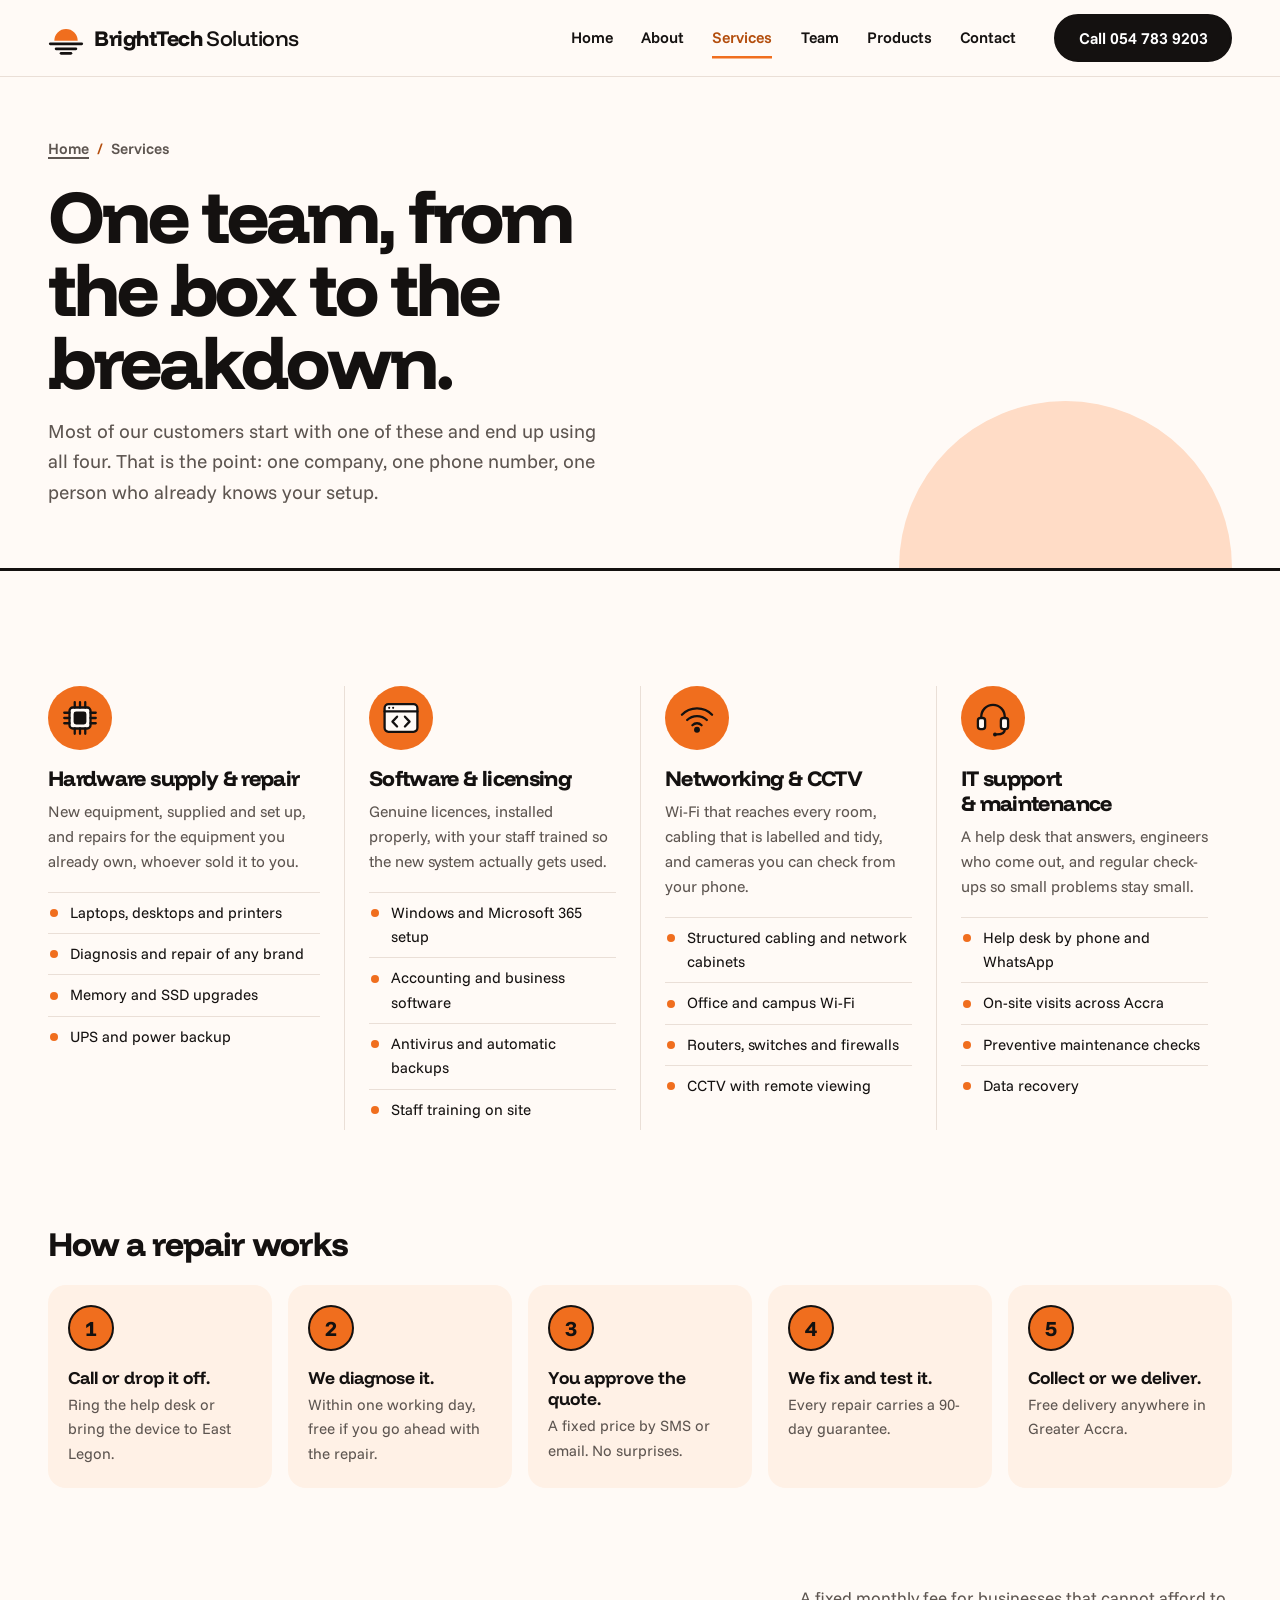
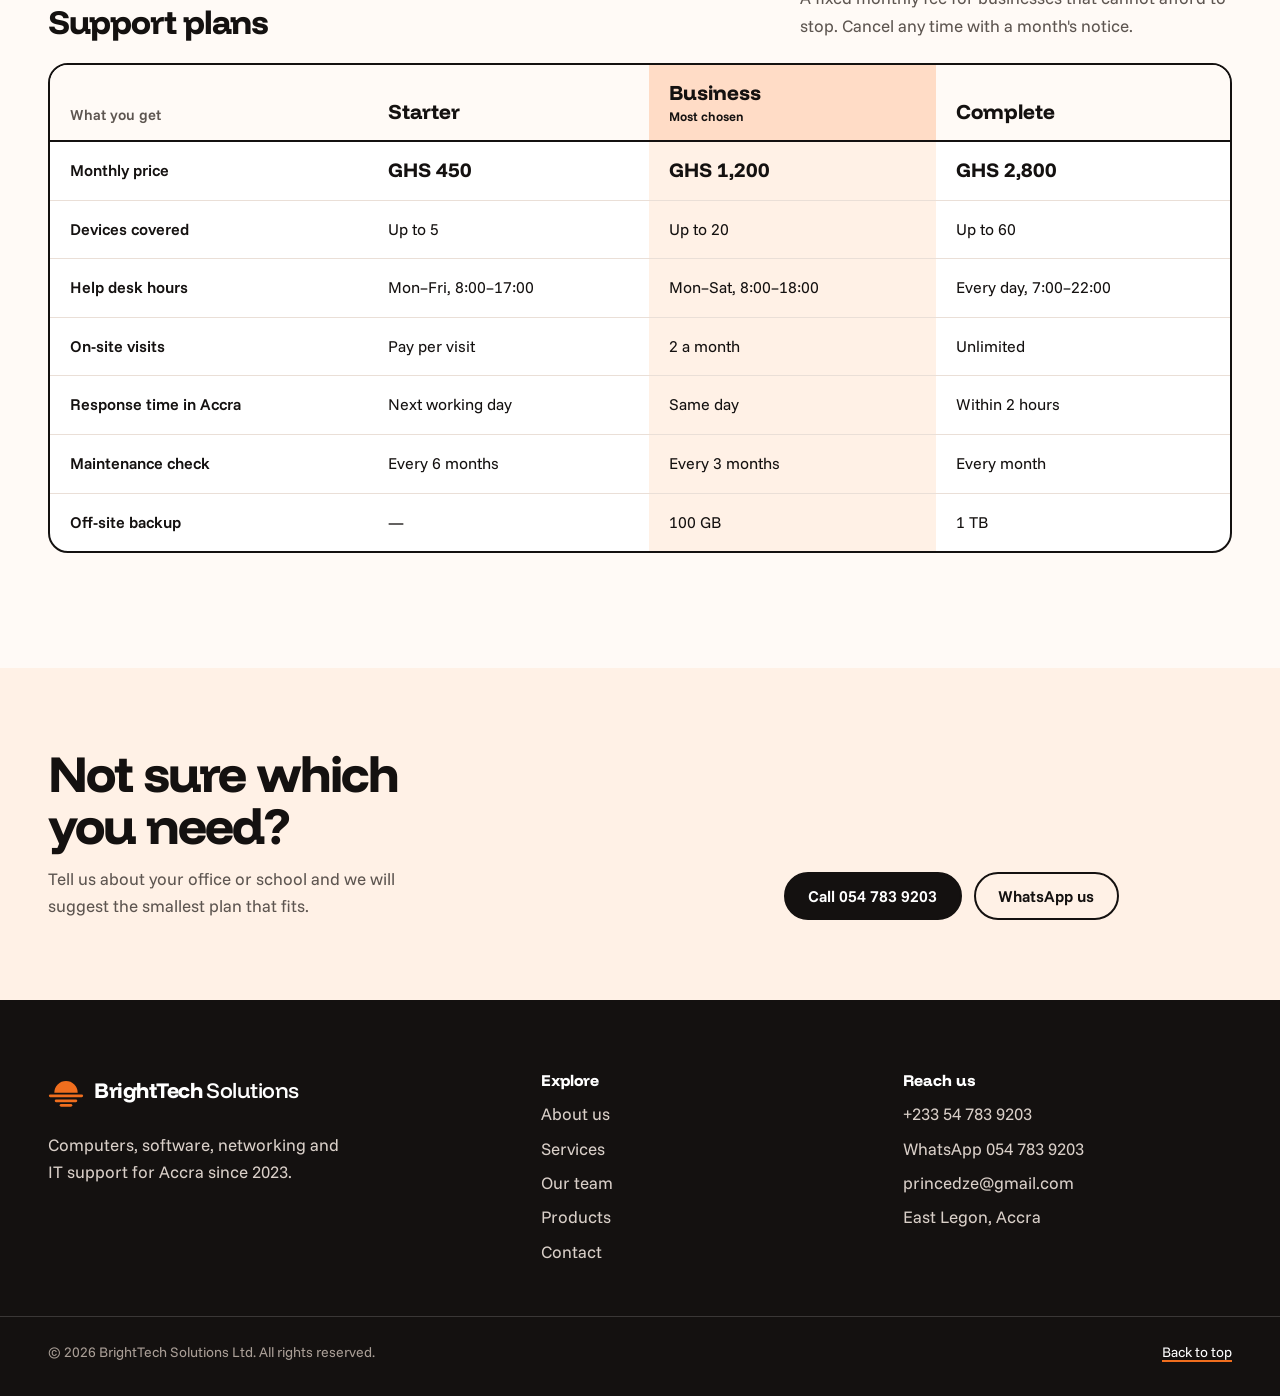
<file: services.html>
<!DOCTYPE html>
<html lang="en">
<head>
  <meta charset="utf-8">
  <meta name="viewport" content="width=device-width, initial-scale=1">
  <title>Services | BrightTech Solutions</title>
  <meta name="description" content="Hardware supply and repair, software and licensing, networking and CCTV, and monthly IT support plans for businesses in Accra.">
  <meta name="theme-color" content="#fffaf6">
  <meta property="og:type" content="website">
  <meta property="og:title" content="Services | BrightTech Solutions">
  <meta property="og:description" content="Hardware supply and repair, software and licensing, networking and CCTV, and monthly IT support plans for businesses in Accra.">
  <meta property="og:url" content="https://plinxxdarkseid.github.io/brighttech-solutions/services.html">
  <meta property="og:image" content="https://plinxxdarkseid.github.io/brighttech-solutions/images/og-image.png">
  <meta name="twitter:card" content="summary_large_image">
  <link rel="icon" href="favicon.svg" type="image/svg+xml">
  <link rel="stylesheet" href="style.css">
</head>
<body>
  <a class="skip-link" href="#main">Skip to content</a>
  <div class="scroll-progress" aria-hidden="true"></div>

  <!-- ============ HEADER & NAVIGATION (the same on every page) ============ -->
  <header class="site-header">
    <div class="wrap header-bar">
      <a class="brand" href="index.html">
        <img src="images/logo.svg" alt="BrightTech Solutions logo" width="36" height="36">
        <span class="brand-name">BrightTech <span>Solutions</span></span>
      </a>

      <!-- Mobile menu: section 4 of style.css -->
      <input class="menu-toggle" type="checkbox" id="menu-toggle">
      <label class="menu-button" for="menu-toggle"><span class="menu-icon" aria-hidden="true"></span><span class="visually-hidden">Menu</span></label>

      <nav class="site-nav" aria-label="Main">
        <ul>
          <li><a href="index.html">Home</a></li>
          <li><a href="about.html">About</a></li>
          <li><a href="services.html" aria-current="page">Services</a></li>
          <li><a href="team.html">Team</a></li>
          <li><a href="products.html">Products</a></li>
          <li><a href="contact.html">Contact</a></li>
        </ul>
      </nav>

      <a class="btn btn-ink header-call" href="tel:+233547839203">Call 054 783 9203</a>
    </div>
  </header>

  <main id="main">
    <header class="page-head">
      <div class="wrap">
        <nav class="crumbs" aria-label="Breadcrumb">
          <ol>
            <li><a href="index.html">Home</a></li>
            <li aria-current="page">Services</li>
          </ol>
        </nav>
        <h1>One team, from the box to the breakdown.</h1>
        <p class="section-lead">Most of our customers start with one of these and end up using all four. That is the point: one company, one phone number, one person who already knows your setup.</p>
      </div>
    </header>

    <section class="section">
      <div class="wrap">
        <div class="services">
          <article class="service" id="hardware">
            <span class="service-icon"><img src="images/icons/hardware.svg" alt="" width="64" height="64"></span>
            <h2>Hardware supply &amp; repair</h2>
            <p>New equipment, supplied and set up, and repairs for the equipment you already own, whoever sold it to you.</p>
            <ul>
              <li>Laptops, desktops and printers</li>
              <li>Diagnosis and repair of any brand</li>
              <li>Memory and SSD upgrades</li>
              <li>UPS and power backup</li>
            </ul>
          </article>
          <article class="service" id="software">
            <span class="service-icon"><img src="images/icons/software.svg" alt="" width="64" height="64"></span>
            <h2>Software &amp; licensing</h2>
            <p>Genuine licences, installed properly, with your staff trained so the new system actually gets used.</p>
            <ul>
              <li>Windows and Microsoft 365 setup</li>
              <li>Accounting and business software</li>
              <li>Antivirus and automatic backups</li>
              <li>Staff training on site</li>
            </ul>
          </article>
          <article class="service" id="networking">
            <span class="service-icon"><img src="images/icons/networking.svg" alt="" width="64" height="64"></span>
            <h2>Networking &amp; CCTV</h2>
            <p>Wi-Fi that reaches every room, cabling that is labelled and tidy, and cameras you can check from your phone.</p>
            <ul>
              <li>Structured cabling and network cabinets</li>
              <li>Office and campus Wi-Fi</li>
              <li>Routers, switches and firewalls</li>
              <li>CCTV with remote viewing</li>
            </ul>
          </article>
          <article class="service" id="support">
            <span class="service-icon"><img src="images/icons/support.svg" alt="" width="64" height="64"></span>
            <h2>IT support &amp; maintenance</h2>
            <p>A help desk that answers, engineers who come out, and regular check-ups so small problems stay small.</p>
            <ul>
              <li>Help desk by phone and WhatsApp</li>
              <li>On-site visits across Accra</li>
              <li>Preventive maintenance checks</li>
              <li>Data recovery</li>
            </ul>
          </article>
        </div>

        <div class="repair">
          <h2>How a repair works</h2>
          <ol class="steps">
            <li><strong>Call or drop it off.</strong> Ring the help desk or bring the device to East Legon.</li>
            <li><strong>We diagnose it.</strong> Within one working day, free if you go ahead with the repair.</li>
            <li><strong>You approve the quote.</strong> A fixed price by SMS or email. No surprises.</li>
            <li><strong>We fix and test it.</strong> Every repair carries a 90-day guarantee.</li>
            <li><strong>Collect or we deliver.</strong> Free delivery anywhere in Greater Accra.</li>
          </ol>
        </div>

        <div class="plans">
          <div class="plans-head">
            <h2>Support plans</h2>
            <p>A fixed monthly fee for businesses that cannot afford to stop. Cancel any time with a month's notice.</p>
          </div>
          <div class="table-scroll" tabindex="0" role="region" aria-label="Support plans comparison">
            <table class="plans-table">
              <caption class="visually-hidden">BrightTech support plans compared</caption>
              <thead>
                <tr>
                  <th scope="col">What you get</th>
                  <th scope="col">Starter</th>
                  <th scope="col" class="is-popular">Business <span>Most chosen</span></th>
                  <th scope="col">Complete</th>
                </tr>
              </thead>
              <tbody>
                <tr><th scope="row">Monthly price</th><td class="num">GHS 450</td><td class="num is-popular">GHS 1,200</td><td class="num">GHS 2,800</td></tr>
                <tr><th scope="row">Devices covered</th><td>Up to 5</td><td class="is-popular">Up to 20</td><td>Up to 60</td></tr>
                <tr><th scope="row">Help desk hours</th><td>Mon–Fri, 8:00–17:00</td><td class="is-popular">Mon–Sat, 8:00–18:00</td><td>Every day, 7:00–22:00</td></tr>
                <tr><th scope="row">On-site visits</th><td>Pay per visit</td><td class="is-popular">2 a month</td><td>Unlimited</td></tr>
                <tr><th scope="row">Response time in Accra</th><td>Next working day</td><td class="is-popular">Same day</td><td>Within 2 hours</td></tr>
                <tr><th scope="row">Maintenance check</th><td>Every 6 months</td><td class="is-popular">Every 3 months</td><td>Every month</td></tr>
                <tr><th scope="row">Off-site backup</th><td><span aria-hidden="true">—</span><span class="visually-hidden">Not included</span></td><td class="is-popular">100 GB</td><td>1 TB</td></tr>
              </tbody>
            </table>
          </div>
        </div>
      </div>
    </section>

    <!-- ============ CLOSING CALL TO ACTION ============ -->
    <section class="cta" aria-labelledby="cta-title">
      <div class="wrap cta-inner">
        <div>
          <h2 id="cta-title">Not sure which you need?</h2>
          <p>Tell us about your office or school and we will suggest the smallest plan that fits.</p>
        </div>
        <div class="actions">
          <a class="btn btn-ink" href="tel:+233547839203">Call 054 783 9203</a>
          <a class="btn btn-line" href="https://wa.me/233547839203?text=Hello%20BrightTech" target="_blank" rel="noopener">WhatsApp us</a>
        </div>
      </div>
    </section>
  </main>

  <!-- ============ FOOTER (the same on every page) ============ -->
  <footer class="site-footer">
    <div class="wrap footer-grid">
      <div class="footer-brand">
        <a class="brand" href="index.html">
          <img src="images/logo-light.svg" alt="BrightTech Solutions logo" width="36" height="36">
          <span class="brand-name">BrightTech <span>Solutions</span></span>
        </a>
        <p>Computers, software, networking and IT support for Accra since 2023.</p>
      </div>
      <nav class="footer-nav" aria-label="Footer">
        <h2>Explore</h2>
        <ul>
          <li><a href="about.html">About us</a></li>
          <li><a href="services.html">Services</a></li>
          <li><a href="team.html">Our team</a></li>
          <li><a href="products.html">Products</a></li>
          <li><a href="contact.html">Contact</a></li>
        </ul>
      </nav>
      <div class="footer-contact">
        <h2>Reach us</h2>
        <ul>
          <li><a href="tel:+233547839203">+233 54 783 9203</a></li>
          <li><a href="https://wa.me/233547839203?text=Hello%20BrightTech" target="_blank" rel="noopener">WhatsApp 054 783 9203</a></li>
          <li><a href="mailto:princedze@gmail.com">princedze@gmail.com</a></li>
          <li><a href="https://www.google.com/maps/search/?api=1&amp;query=East+Legon+Accra+Ghana" target="_blank" rel="noopener">East Legon, Accra</a></li>
        </ul>
      </div>
    </div>
    <div class="wrap footer-base">
      <p>© 2026 BrightTech Solutions Ltd. All rights reserved.</p>
      <p><a href="#main">Back to top</a></p>
    </div>
  </footer>
</body>
</html>
</file>
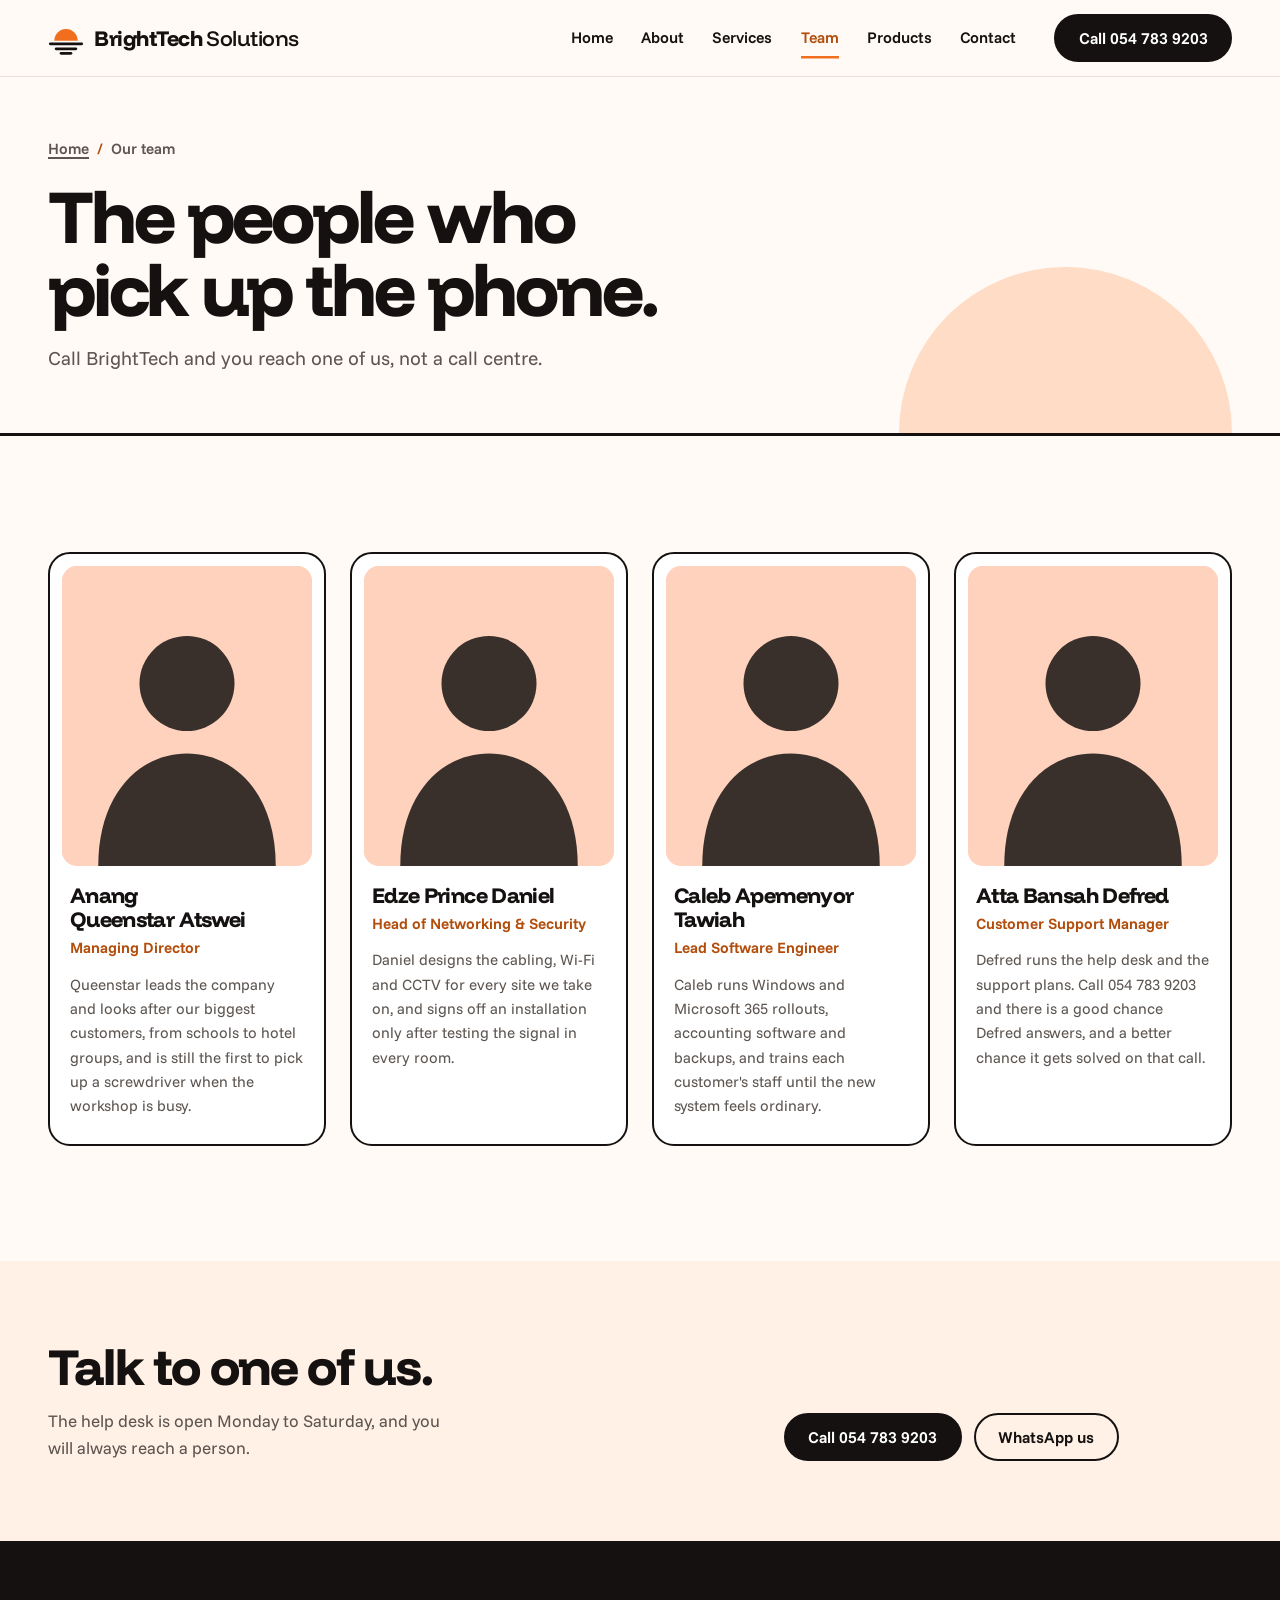
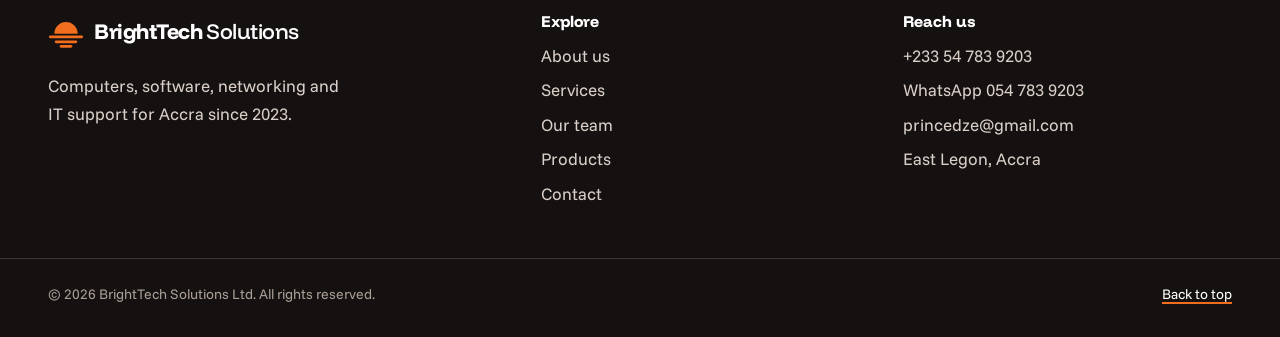
<file: team.html>
<!DOCTYPE html>
<html lang="en">
<head>
  <meta charset="utf-8">
  <meta name="viewport" content="width=device-width, initial-scale=1">
  <title>Our team | BrightTech Solutions</title>
  <meta name="description" content="Meet the BrightTech Solutions team: the people who pick up the phone, design your network and fix your computers.">
  <meta name="theme-color" content="#fffaf6">
  <meta property="og:type" content="website">
  <meta property="og:title" content="Our team | BrightTech Solutions">
  <meta property="og:description" content="Meet the BrightTech Solutions team: the people who pick up the phone, design your network and fix your computers.">
  <meta property="og:url" content="https://plinxxdarkseid.github.io/brighttech-solutions/team.html">
  <meta property="og:image" content="https://plinxxdarkseid.github.io/brighttech-solutions/images/og-image.png">
  <meta name="twitter:card" content="summary_large_image">
  <link rel="icon" href="favicon.svg" type="image/svg+xml">
  <link rel="stylesheet" href="style.css">
</head>
<body>
  <a class="skip-link" href="#main">Skip to content</a>
  <div class="scroll-progress" aria-hidden="true"></div>

  <!-- ============ HEADER & NAVIGATION (the same on every page) ============ -->
  <header class="site-header">
    <div class="wrap header-bar">
      <a class="brand" href="index.html">
        <img src="images/logo.svg" alt="BrightTech Solutions logo" width="36" height="36">
        <span class="brand-name">BrightTech <span>Solutions</span></span>
      </a>

      <!-- Mobile menu: section 4 of style.css -->
      <input class="menu-toggle" type="checkbox" id="menu-toggle">
      <label class="menu-button" for="menu-toggle"><span class="menu-icon" aria-hidden="true"></span><span class="visually-hidden">Menu</span></label>

      <nav class="site-nav" aria-label="Main">
        <ul>
          <li><a href="index.html">Home</a></li>
          <li><a href="about.html">About</a></li>
          <li><a href="services.html">Services</a></li>
          <li><a href="team.html" aria-current="page">Team</a></li>
          <li><a href="products.html">Products</a></li>
          <li><a href="contact.html">Contact</a></li>
        </ul>
      </nav>

      <a class="btn btn-ink header-call" href="tel:+233547839203">Call 054 783 9203</a>
    </div>
  </header>

  <main id="main">
    <header class="page-head">
      <div class="wrap">
        <nav class="crumbs" aria-label="Breadcrumb">
          <ol>
            <li><a href="index.html">Home</a></li>
            <li aria-current="page">Our team</li>
          </ol>
        </nav>
        <h1>The people who pick up the phone.</h1>
        <p class="section-lead">Call BrightTech and you reach one of us, not a call centre.</p>
      </div>
    </header>

    <div class="section">
      <div class="wrap">
        <div class="team">
          <article class="member">
            <img src="images/team/member-1.svg" alt="Portrait of Anang Queenstar Atswei" width="400" height="480">
            <h2>Anang Queenstar Atswei</h2>
            <p class="role">Managing Director</p>
            <p>Queenstar leads the company and looks after our biggest customers, from schools to hotel groups, and is still the first to pick up a screwdriver when the workshop is busy.</p>
          </article>
          <article class="member">
            <img src="images/team/member-2.svg" alt="Portrait of Edze Prince Daniel" width="400" height="480">
            <h2>Edze Prince Daniel</h2>
            <p class="role">Head of Networking &amp; Security</p>
            <p>Daniel designs the cabling, Wi-Fi and CCTV for every site we take on, and signs off an installation only after testing the signal in every room.</p>
          </article>
          <article class="member">
            <img src="images/team/member-3.svg" alt="Portrait of Caleb Apemenyor Tawiah" width="400" height="480">
            <h2>Caleb Apemenyor Tawiah</h2>
            <p class="role">Lead Software Engineer</p>
            <p>Caleb runs Windows and Microsoft 365 rollouts, accounting software and backups, and trains each customer's staff until the new system feels ordinary.</p>
          </article>
          <article class="member">
            <img src="images/team/member-4.svg" alt="Portrait of Atta Bansah Defred" width="400" height="480">
            <h2>Atta Bansah Defred</h2>
            <p class="role">Customer Support Manager</p>
            <p>Defred runs the help desk and the support plans. Call 054 783 9203 and there is a good chance Defred answers, and a better chance it gets solved on that call.</p>
          </article>
        </div>
      </div>
    </div>

    <!-- ============ CLOSING CALL TO ACTION ============ -->
    <section class="cta" aria-labelledby="cta-title">
      <div class="wrap cta-inner">
        <div>
          <h2 id="cta-title">Talk to one of us.</h2>
          <p>The help desk is open Monday to Saturday, and you will always reach a person.</p>
        </div>
        <div class="actions">
          <a class="btn btn-ink" href="tel:+233547839203">Call 054 783 9203</a>
          <a class="btn btn-line" href="https://wa.me/233547839203?text=Hello%20BrightTech" target="_blank" rel="noopener">WhatsApp us</a>
        </div>
      </div>
    </section>
  </main>

  <!-- ============ FOOTER (the same on every page) ============ -->
  <footer class="site-footer">
    <div class="wrap footer-grid">
      <div class="footer-brand">
        <a class="brand" href="index.html">
          <img src="images/logo-light.svg" alt="BrightTech Solutions logo" width="36" height="36">
          <span class="brand-name">BrightTech <span>Solutions</span></span>
        </a>
        <p>Computers, software, networking and IT support for Accra since 2023.</p>
      </div>
      <nav class="footer-nav" aria-label="Footer">
        <h2>Explore</h2>
        <ul>
          <li><a href="about.html">About us</a></li>
          <li><a href="services.html">Services</a></li>
          <li><a href="team.html">Our team</a></li>
          <li><a href="products.html">Products</a></li>
          <li><a href="contact.html">Contact</a></li>
        </ul>
      </nav>
      <div class="footer-contact">
        <h2>Reach us</h2>
        <ul>
          <li><a href="tel:+233547839203">+233 54 783 9203</a></li>
          <li><a href="https://wa.me/233547839203?text=Hello%20BrightTech" target="_blank" rel="noopener">WhatsApp 054 783 9203</a></li>
          <li><a href="mailto:princedze@gmail.com">princedze@gmail.com</a></li>
          <li><a href="https://www.google.com/maps/search/?api=1&amp;query=East+Legon+Accra+Ghana" target="_blank" rel="noopener">East Legon, Accra</a></li>
        </ul>
      </div>
    </div>
    <div class="wrap footer-base">
      <p>© 2026 BrightTech Solutions Ltd. All rights reserved.</p>
      <p><a href="#main">Back to top</a></p>
    </div>
  </footer>
</body>
</html>
</file>
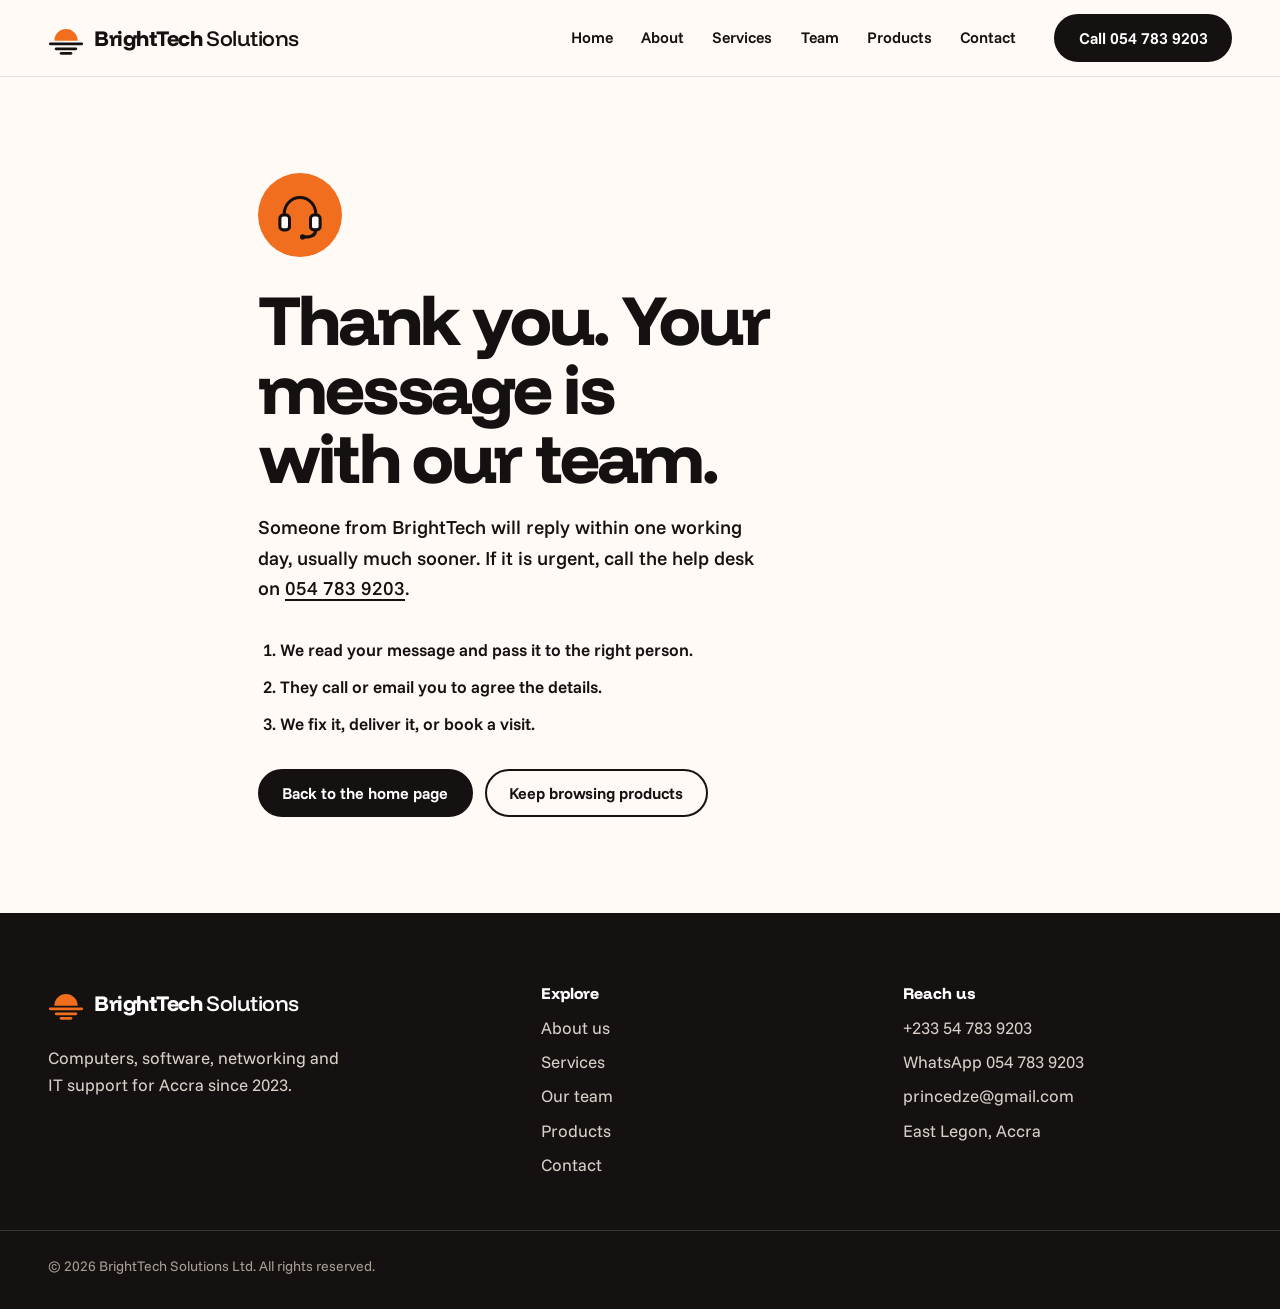
<file: thanks.html>
<!DOCTYPE html>
<html lang="en">
<head>
  <meta charset="utf-8">
  <meta name="viewport" content="width=device-width, initial-scale=1">
  <title>Message received | BrightTech Solutions</title>
  <meta name="description" content="Your message has reached BrightTech Solutions.">
  <meta name="theme-color" content="#fffaf6">
  <meta property="og:type" content="website">
  <meta property="og:title" content="Message received | BrightTech Solutions">
  <meta property="og:description" content="Your message has reached BrightTech Solutions.">
  <meta property="og:url" content="https://plinxxdarkseid.github.io/brighttech-solutions/thanks.html">
  <meta property="og:image" content="https://plinxxdarkseid.github.io/brighttech-solutions/images/og-image.png">
  <meta name="twitter:card" content="summary_large_image">
  <link rel="icon" href="favicon.svg" type="image/svg+xml">
  <link rel="stylesheet" href="style.css">
</head>
<body>
  <a class="skip-link" href="#main">Skip to content</a>
  <div class="scroll-progress" aria-hidden="true"></div>

  <!-- ============ HEADER & NAVIGATION (the same on every page) ============ -->
  <header class="site-header">
    <div class="wrap header-bar">
      <a class="brand" href="index.html">
        <img src="images/logo.svg" alt="BrightTech Solutions logo" width="36" height="36">
        <span class="brand-name">BrightTech <span>Solutions</span></span>
      </a>

      <!-- Mobile menu: section 4 of style.css -->
      <input class="menu-toggle" type="checkbox" id="menu-toggle">
      <label class="menu-button" for="menu-toggle"><span class="menu-icon" aria-hidden="true"></span><span class="visually-hidden">Menu</span></label>

      <nav class="site-nav" aria-label="Main">
        <ul>
          <li><a href="index.html">Home</a></li>
          <li><a href="about.html">About</a></li>
          <li><a href="services.html">Services</a></li>
          <li><a href="team.html">Team</a></li>
          <li><a href="products.html">Products</a></li>
          <li><a href="contact.html">Contact</a></li>
        </ul>
      </nav>

      <a class="btn btn-ink header-call" href="tel:+233547839203">Call 054 783 9203</a>
    </div>
  </header>

  <main class="thanks" id="main">
    <div class="wrap thanks-inner">
      <img class="thanks-art" src="images/icons/support.svg" alt="" width="64" height="64">
      <h1>Thank you. Your message is with our team.</h1>
      <p class="thanks-lead">Someone from BrightTech will reply within one working day, usually much sooner. If it is urgent, call the help desk on <a href="tel:+233547839203">054 783 9203</a>.</p>
      <ol class="thanks-next">
        <li>We read your message and pass it to the right person.</li>
        <li>They call or email you to agree the details.</li>
        <li>We fix it, deliver it, or book a visit.</li>
      </ol>
      <div class="actions">
        <a class="btn btn-ink" href="index.html">Back to the home page</a>
        <a class="btn btn-line" href="products.html">Keep browsing products</a>
      </div>
    </div>
  </main>

  <!-- ============ FOOTER (the same on every page) ============ -->
  <footer class="site-footer">
    <div class="wrap footer-grid">
      <div class="footer-brand">
        <a class="brand" href="index.html">
          <img src="images/logo-light.svg" alt="BrightTech Solutions logo" width="36" height="36">
          <span class="brand-name">BrightTech <span>Solutions</span></span>
        </a>
        <p>Computers, software, networking and IT support for Accra since 2023.</p>
      </div>
      <nav class="footer-nav" aria-label="Footer">
        <h2>Explore</h2>
        <ul>
          <li><a href="about.html">About us</a></li>
          <li><a href="services.html">Services</a></li>
          <li><a href="team.html">Our team</a></li>
          <li><a href="products.html">Products</a></li>
          <li><a href="contact.html">Contact</a></li>
        </ul>
      </nav>
      <div class="footer-contact">
        <h2>Reach us</h2>
        <ul>
          <li><a href="tel:+233547839203">+233 54 783 9203</a></li>
          <li><a href="https://wa.me/233547839203?text=Hello%20BrightTech" target="_blank" rel="noopener">WhatsApp 054 783 9203</a></li>
          <li><a href="mailto:princedze@gmail.com">princedze@gmail.com</a></li>
          <li><a href="https://www.google.com/maps/search/?api=1&amp;query=East+Legon+Accra+Ghana" target="_blank" rel="noopener">East Legon, Accra</a></li>
        </ul>
      </div>
    </div>
    <div class="wrap footer-base">
      <p>© 2026 BrightTech Solutions Ltd. All rights reserved.</p>
    </div>
  </footer>
</body>
</html>
</file>
<file: style.css>
/* =========================================================
   BrightTech Solutions — style.css
   Contents
     1. Fonts and colour tokens
     2. Base elements and browser surfaces
     3. Buttons
     4. Header, navigation and mobile menu
     5. Page headings and the closing call to action
     6. Home
     7. About us
     8. Services, repair steps and support plans table
     9. Our team
    10. Products and the filter
    11. The quote builder
    12. Contact form, details, audio and FAQ
    13. Thank-you and not-found pages
    14. Footer
    15. Page transitions and scroll effects
    16. Responsive layout
    17. Motion preferences
   ========================================================= */


/* ---------- 1. Fonts and colour tokens ---------- */

@font-face {
  font-family: "Funnel Display";
  src: url("fonts/funnel-display.woff2") format("woff2");
  font-weight: 300 800;
  font-display: swap;
}

@font-face {
  font-family: "Funnel Sans";
  src: url("fonts/funnel-sans.woff2") format("woff2");
  font-weight: 300 800;
  font-display: swap;
}

:root {
  /* Paper and ink, with orange as an accent. Large areas use the soft tints. */
  --sun: #f06e1e;
  /* --sun: #ADF802; */
  --sun-light: #ffdcc6;         /* soft tint: the half-sun, highlighted cards */
  --sun-wash: #fff1e6;          /* softest tint: bands and product tiles */
  --sun-text: #b34d0c;          /* orange dark enough for small text on paper */
  --ink: #141110;
  --paper: #fffaf6;
  --white: #ffffff;
  --muted: #5d5550;
  --body-text: #3c3531;
  --line: #eadfd7;
  --line-dark: rgba(255, 255, 255, 0.16);
  --error: #b42318;

  --font-display: "Funnel Display", "Segoe UI", system-ui, sans-serif;
  --font-body: "Funnel Sans", "Segoe UI", system-ui, sans-serif;

  --radius: 18px;
  --gutter: clamp(16px, 4vw, 48px);
  --section-space: clamp(4rem, 9vw, 7.5rem);
  --ease-out: cubic-bezier(0.16, 1, 0.3, 1);

  accent-color: var(--sun);
  scrollbar-color: var(--ink) var(--paper);
}


/* ---------- 2. Base elements and browser surfaces ---------- */

*,
*::before,
*::after {
  box-sizing: border-box;
}

html {
  scroll-behavior: smooth;
  scroll-padding-top: 77px;   /* the sticky header's height, so a jump lands just below it */
  -webkit-text-size-adjust: 100%;
}

body {
  margin: 0;
  background: var(--paper);
  color: var(--ink);
  font: 400 1.0625rem/1.6 var(--font-body);
  -webkit-font-smoothing: antialiased;
}

h1, h2, h3 {
  margin: 0;
  font-family: var(--font-display);
  font-weight: 800;
  letter-spacing: -0.03em;
  line-height: 1.05;
  text-wrap: balance;
}

p {
  margin: 0;
  text-wrap: pretty;
}

img,
video {
  display: block;
  max-width: 100%;
  height: auto;
}

a {
  color: inherit;
  text-underline-offset: 0.2em;
  text-decoration-thickness: 2px;
}

::selection {
  background: var(--ink);
  color: var(--paper);
}

:focus-visible {
  outline: 3px solid var(--ink);
  outline-offset: 3px;
  border-radius: 4px;
}

.wrap {
  width: 100%;
  max-width: 1320px;
  margin-inline: auto;
  padding-inline: var(--gutter);
}

.section {
  padding-block: var(--section-space);
}

.section-title {
  font-size: clamp(2.2rem, 1.3rem + 3vw, 3.6rem);
  line-height: 1;
  letter-spacing: -0.035em;
  max-width: 18ch;
}

.section-lead {
  max-width: 56ch;
  margin-top: 1.1rem;
  color: var(--muted);
  font-size: clamp(1.05rem, 1rem + 0.25vw, 1.2rem);
}

.visually-hidden {
  position: absolute;
  width: 1px;
  height: 1px;
  margin: -1px;
  padding: 0;
  overflow: hidden;
  clip: rect(0 0 0 0);
  white-space: nowrap;
  border: 0;
}

.skip-link {
  position: absolute;
  top: 0.75rem;
  left: 0.75rem;
  z-index: 100;
  padding: 0.75rem 1rem;
  background: var(--ink);
  color: var(--white);
  font-weight: 600;
  border-radius: 10px;
  transform: translateY(-160%);
  transition: transform 0.2s var(--ease-out);
}

.skip-link:focus-visible {
  transform: none;
}


/* ---------- 3. Buttons ---------- */

.btn {
  display: inline-flex;
  align-items: center;
  justify-content: center;
  gap: 0.5rem;
  min-height: 48px;
  padding: 0 1.4rem;
  border: 2px solid var(--ink);
  border-radius: 999px;
  font: 650 1rem/1 var(--font-body);
  text-decoration: none;
  white-space: nowrap;
  cursor: pointer;
  transition: background-color 0.2s, color 0.2s, transform 0.2s var(--ease-out);
}

.btn:active {
  transform: scale(0.98);
}

.btn-ink {
  background: var(--ink);
  color: var(--white);
}

.btn-line {
  background: transparent;
  color: var(--ink);
}

.btn-sun {
  background: var(--sun);
  color: var(--ink);
}

.btn-small {
  min-height: 42px;
  padding: 0 1rem;
  font-size: 0.92rem;
  background: transparent;
  color: var(--ink);
}

/* Hover effects only for a real mouse: on a touch screen they stick after a tap */
@media (hover: hover) and (pointer: fine) {
  .btn:hover {
    transform: translateY(-2px);
  }

  .btn-ink:hover {
    background: #000;
  }

  .btn-line:hover,
  .btn-small:hover {
    background: var(--ink);
    color: var(--white);
  }

  .btn-sun:hover {
    background: var(--ink);
    color: var(--white);
  }
}


/* ---------- 4. Header, navigation and mobile menu ---------- */

.site-header {
  position: sticky;
  top: 0;
  z-index: 40;
  background: rgba(255, 250, 246, 0.94);
  backdrop-filter: blur(10px);
  border-bottom: 1px solid var(--line);
}

.header-bar {
  display: flex;
  align-items: center;
  gap: clamp(1rem, 3vw, 2.5rem);
  min-height: 76px;
}

.brand {
  display: inline-flex;
  align-items: center;
  gap: 0.65rem;
  margin-right: auto;
  color: var(--ink);
  text-decoration: none;
}

.brand-name {
  font: 800 1.35rem/1 var(--font-display);
  letter-spacing: -0.025em;
  white-space: nowrap;
}

.brand-name span {
  font-weight: 500;
}

.site-nav ul {
  display: flex;
  gap: clamp(1rem, 2.2vw, 2rem);
  margin: 0;
  padding: 0;
  list-style: none;
}

.site-nav a {
  display: block;
  padding: 0.5rem 0;
  font-weight: 600;
  font-size: 0.98rem;
  text-decoration: none;
  /* underline that grows from the left on hover */
  background: linear-gradient(var(--sun), var(--sun)) 0 100% / 0 2.5px no-repeat;
  transition: background-size 0.3s var(--ease-out);
}

/* every page marks its own link with aria-current="page" */
.site-nav a[aria-current="page"] {
  color: var(--sun-text);
  background-size: 100% 2.5px;
}

@media (hover: hover) and (pointer: fine) {
  .site-nav a:hover {
    background-size: 100% 2.5px;
  }
}

/* Mobile menu: a hidden checkbox remembers whether the menu is open.
   The <label> is the visible button; clicking it ticks the checkbox,
   and ".menu-toggle:checked ~ .site-nav" shows the links (section 16). */
.menu-toggle {
  position: absolute;
  opacity: 0;
  width: 1px;
  height: 1px;
  pointer-events: none;
}

.menu-button {
  display: none;
}


/* ---------- 5. Page headings and the closing call to action ---------- */

/* Each inner page opens with its title standing on a black horizon,
   with a half-sun rising behind it: the same picture as the logo. */
.page-head {
  position: relative;
  overflow: hidden;
  padding-block: clamp(2.25rem, 5vw, 3.75rem) clamp(2.5rem, 5vw, 3.75rem);
  border-bottom: 3px solid var(--ink);
}

.page-head::after {
  content: "";
  position: absolute;
  right: max(var(--gutter), calc((100% - 1320px) / 2 + var(--gutter)));
  bottom: 0;
  width: clamp(160px, 26vw, 380px);
  aspect-ratio: 2 / 1;
  border-radius: 999px 999px 0 0;
  background: var(--sun-light);
}

.page-head .wrap {
  position: relative;
  z-index: 1;
}

.page-head h1 {
  max-width: 15ch;
  margin-top: 1.1rem;
  font-size: clamp(2.5rem, 1.3rem + 4.2vw, 4.75rem);
  line-height: 0.98;
  letter-spacing: -0.04em;
}

.page-head .section-lead {
  max-width: 50ch;
}

/* Breadcrumb: an ordered list, because Home comes before the page you are on */
.crumbs ol {
  display: flex;
  flex-wrap: wrap;
  margin: 0;
  padding: 0;
  list-style: none;
  color: var(--muted);
  font-size: 0.95rem;
  font-weight: 600;
}

.crumbs li + li::before {
  content: "/";
  margin-inline: 0.5rem;
  color: var(--sun-text);
}

.cta {
  padding-block: clamp(3rem, 7vw, 5rem);
  background: var(--sun-wash);
}

.cta-inner {
  display: grid;
  grid-template-columns: 1.2fr 0.8fr;
  align-items: end;
  gap: 1.75rem clamp(2rem, 5vw, 4.5rem);
}

.cta h2 {
  max-width: 16ch;
  font-size: clamp(2rem, 1.3rem + 2.6vw, 3.2rem);
  line-height: 1;
  letter-spacing: -0.035em;
}

.cta p {
  max-width: 44ch;
  margin-top: 0.9rem;
  color: var(--muted);
}

.actions {
  display: flex;
  flex-wrap: wrap;
  gap: 0.75rem;
}


/* ---------- 6. Home ---------- */

.hero {
  padding-top: clamp(2.5rem, 6vw, 4.5rem);
}

.hero h1 {
  max-width: 11.5ch;
  font-size: clamp(2.75rem, 1.1rem + 6.6vw, 6rem);
  line-height: 0.93;
  letter-spacing: -0.045em;
}

/* headline on the left, welcome message and buttons beside it */
.hero-top {
  display: grid;
  grid-template-columns: 1.2fr 0.8fr;
  align-items: end;
  gap: 1.75rem clamp(2rem, 5vw, 4.5rem);
}

.hero-lead {
  max-width: 44ch;
  margin-bottom: 1.6rem;
  font-size: clamp(1.08rem, 1rem + 0.35vw, 1.25rem);
  font-weight: 500;
  line-height: 1.5;
}

/* The shelf: products standing on a black line, each with a price tag,
   and a half-sun rising behind them */
.shelf {
  position: relative;
  isolation: isolate;
  display: grid;
  grid-template-columns: 1.3fr 1fr 0.9fr 0.8fr;
  align-items: end;
  gap: clamp(12px, 2.6vw, 36px);
  margin: clamp(2.5rem, 5vw, 3.75rem) 0 0;
  padding: 0;
  list-style: none;
  border-bottom: 3px solid var(--ink);
}

/* as tall as the shelf, so the sun never rises into the words above it */
.shelf::before {
  content: "";
  position: absolute;
  z-index: -1;
  left: 54%;
  bottom: 0;
  height: 100%;
  aspect-ratio: 2 / 1;
  border-radius: 999px 999px 0 0;
  background: var(--sun-light);
  transform: translateX(-50%);
}

.shelf-item a {
  position: relative;
  display: block;
  color: var(--ink);
  text-decoration: none;
}

.shelf-item img {
  width: 100%;
  /* each drawing has empty space under it; pull it down so it stands on the shelf */
  margin-bottom: calc(var(--stand, 0%) * -1);
  transition: transform 0.35s var(--ease-out);
}

.shelf-item:nth-child(1) { --stand: 12.6%; }
.shelf-item:nth-child(2) { --stand: 9.4%; }
.shelf-item:nth-child(3) { --stand: 7.8%; }
.shelf-item:nth-child(4) { --stand: 4.4%; }

.price-tag {
  position: absolute;
  top: 0;
  right: 0;
  padding: 0.4rem 0.65rem;
  background: var(--white);
  border: 2px solid var(--ink);
  border-radius: 9px;
  font-size: 0.82rem;
  font-weight: 600;
  line-height: 1.25;
  transform: rotate(-3deg);
  transform-origin: 50% 0;
  transition: transform 0.35s var(--ease-out);
}

.price-tag b {
  display: block;
  font: 800 1.06rem/1.2 var(--font-display);
  font-variant-numeric: tabular-nums;
}

@media (hover: hover) and (pointer: fine) {
  .shelf-item a:hover img {
    transform: translateY(-6px);
  }

  .shelf-item a:hover .price-tag {
    transform: rotate(2deg) translateY(-4px);
  }
}

/* Black band under the hero with the essentials */
.info-band {
  background: var(--ink);
  color: #e9e1da;
  font-size: 0.95rem;
}

.info-band ul {
  display: flex;
  flex-wrap: wrap;
  justify-content: space-between;
  gap: 0.5rem 2rem;
  margin-block: 0;
  padding-block: 1.1rem;
  list-style: none;
}

.info-band span {
  margin-right: 0.4rem;
  color: #ffa66e;
  font-weight: 700;
}

.info-band a {
  color: var(--white);
  text-decoration-color: var(--sun);
}

/* Four doors from the home page into the Services page */
.home-links {
  display: grid;
  grid-template-columns: repeat(4, 1fr);
  gap: clamp(1rem, 2vw, 1.5rem);
  margin: clamp(2rem, 4vw, 3rem) 0 0;
  padding: 0;
  list-style: none;
}

.home-links a {
  display: flex;
  flex-direction: column;
  height: 100%;
  padding: 1.5rem;
  border-radius: var(--radius);
  background: var(--sun-wash);
  text-decoration: none;
  transition: background-color 0.2s;
}

.home-links h3 {
  margin: 1rem 0 0.5rem;
  font-size: 1.3rem;
  line-height: 1.15;
}

.home-links p {
  color: var(--muted);
  font-size: 0.98rem;
}

.home-links .more {
  margin-top: auto;
  padding-top: 1rem;
  color: var(--sun-text);
  font-size: 0.95rem;
  font-weight: 650;
}

@media (hover: hover) and (pointer: fine) {
  .home-links a:hover {
    background: var(--sun-light);
  }
}

.film {
  padding-block: clamp(3.5rem, 8vw, 6rem);
  background: var(--ink);
  color: var(--white);
}

.film-grid {
  display: grid;
  grid-template-columns: 0.75fr 1.6fr;
  gap: clamp(2rem, 5vw, 4rem);
  align-items: center;
}

.film h2 {
  font-size: clamp(2rem, 1.4rem + 2.4vw, 3.1rem);
}

.film p {
  margin-top: 1rem;
  color: #cfc6bf;
  max-width: 34ch;
}

.film-video {
  width: 100%;
  aspect-ratio: 16 / 9;
  background: #000;
  border-radius: var(--radius);
}

.film ::selection,
.site-footer ::selection,
.contact-card ::selection,
.statement-ink ::selection {
  background: var(--sun);
  color: var(--ink);
}

.film :focus-visible,
.site-footer :focus-visible,
.contact-card :focus-visible,
.info-band :focus-visible {
  outline-color: var(--sun);
}

.section-lead + .facts {
  margin-top: clamp(2rem, 4vw, 3rem);
}

/* Four plain facts. In each pair the <dd> holds the number, so the column
   is reversed to put the number above its label. */
.facts {
  display: grid;
  grid-template-columns: repeat(4, 1fr);
  gap: 2rem clamp(1rem, 3vw, 2.5rem);
  margin: 0;
}

.fact {
  display: flex;
  flex-direction: column-reverse;
  justify-content: flex-end;
  padding-top: 1rem;
  border-top: 2px solid var(--ink);
}

.fact dd {
  margin: 0;
  font: 800 clamp(2.6rem, 1.8rem + 2.4vw, 4rem)/1 var(--font-display);
  font-variant-numeric: tabular-nums;
  letter-spacing: -0.04em;
}

.fact dt {
  margin-top: 0.5rem;
  color: var(--muted);
}


/* ---------- 7. About us ---------- */

.about {
  display: grid;
  grid-template-columns: 1.1fr 0.9fr;
  gap: clamp(2.5rem, 7vw, 6rem);
  align-items: start;
}

.about-story h2 {
  font-size: clamp(1.6rem, 1.3rem + 1vw, 2.1rem);
}

.about-story p {
  max-width: 60ch;
  margin-top: 1.25rem;
  font-size: 1.1rem;
  color: var(--body-text);
}

.about-history h2 {
  margin-bottom: 1.25rem;
  font-size: 1.5rem;
}

/* The history is an ordered list drawn as a timeline */
.timeline {
  margin: 0;
  padding: 0 0 0 1.75rem;
  list-style: none;
  border-left: 3px solid var(--ink);
}

.timeline li {
  position: relative;
  padding: 0 0 1.4rem;
  color: var(--body-text);
}

.timeline li:last-child {
  padding-bottom: 0;
}

.timeline li::before {
  content: "";
  position: absolute;
  top: 0.2rem;
  left: calc(-1.75rem - 10px);
  width: 17px;
  height: 17px;
  border: 3px solid var(--ink);
  border-radius: 50%;
  background: var(--sun);
}

.timeline .year {
  display: block;
  color: var(--ink);
  font: 800 1.35rem/1.2 var(--font-display);
  font-variant-numeric: tabular-nums;
}

.mission-vision {
  display: grid;
  grid-template-columns: 1fr 1fr;
  gap: 1rem;
  margin-top: clamp(3.5rem, 7vw, 5.5rem);
}

.statement {
  padding: clamp(1.75rem, 4vw, 3rem);
  border-radius: 24px;
}

.statement h2 {
  font-size: 1.15rem;
  letter-spacing: -0.01em;
}

.statement p {
  margin-top: 1rem;
  font: 600 clamp(1.45rem, 1.1rem + 1.3vw, 2.15rem)/1.15 var(--font-display);
  letter-spacing: -0.025em;
}

.statement-ink {
  background: var(--ink);
  color: var(--white);
}

.statement-ink h2 {
  color: #ffa66e;
}

.statement-soft {
  background: var(--sun-light);
  color: var(--ink);
}


/* ---------- 8. Services, repair steps and support plans table ---------- */

.services {
  display: grid;
  grid-template-columns: repeat(4, 1fr);
}

.service {
  padding: 0 1.5rem 0 0;
}

.service + .service {
  padding-left: 1.5rem;
  border-left: 1px solid var(--line);
}

.service-icon {
  display: inline-grid;
  place-items: center;
  width: 64px;
  height: 64px;
  border-radius: 50%;
  background: var(--sun);
}

.service-icon img {
  width: 42px;
  height: 42px;
}

.service h2 {
  margin: 1rem 0 0.5rem;
  font-size: 1.35rem;
  line-height: 1.15;
}

.service p {
  color: var(--muted);
  font-size: 0.98rem;
}

.service ul {
  margin: 1.1rem 0 0;
  padding: 0;
  list-style: none;
}

.service li {
  position: relative;
  padding: 0.5rem 0 0.5rem 1.35rem;
  border-top: 1px solid var(--line);
  font-size: 0.95rem;
}

.service li::before {
  content: "";
  position: absolute;
  top: 1.02rem;
  left: 0.15rem;
  width: 8px;
  height: 8px;
  border-radius: 50%;
  background: var(--sun);
}

.repair,
.plans {
  margin-top: clamp(4rem, 8vw, 6rem);
}

.repair h2,
.plans h2 {
  font-size: clamp(1.6rem, 1.3rem + 1vw, 2.1rem);
}

/* Repair steps: an ordered list with numbers drawn by a CSS counter */
.steps {
  display: grid;
  grid-template-columns: repeat(5, 1fr);
  gap: 1rem;
  margin: 1.5rem 0 0;
  padding: 0;
  list-style: none;
  counter-reset: step;
}

.steps li {
  padding: 1.25rem 1.25rem 1.4rem;
  border-radius: var(--radius);
  background: var(--sun-wash);
  color: var(--muted);
  font-size: 0.95rem;
  counter-increment: step;
}

.steps li::before {
  content: counter(step);
  display: grid;
  place-items: center;
  width: 46px;
  height: 46px;
  margin-bottom: 1rem;
  border: 2px solid var(--ink);
  border-radius: 50%;
  background: var(--sun);
  color: var(--ink);
  font: 800 1.3rem/1 var(--font-display);
}

.steps strong {
  display: block;
  margin-bottom: 0.3rem;
  color: var(--ink);
  font: 700 1.1rem/1.2 var(--font-display);
}

.plans-head {
  display: flex;
  flex-wrap: wrap;
  align-items: flex-end;
  justify-content: space-between;
  gap: 0.75rem 2rem;
}

.plans-head p {
  max-width: 48ch;
  color: var(--muted);
}

.table-scroll {
  margin-top: 1.5rem;
  overflow-x: auto;
  border: 2px solid var(--ink);
  border-radius: 20px;
  background: var(--white);
}

.plans-table {
  width: 100%;
  min-width: 720px;
  border-collapse: collapse;
  font-size: 1rem;
}

.plans-table th,
.plans-table td {
  padding: 1rem 1.25rem;
  border-bottom: 1px solid var(--line);
  text-align: left;
  vertical-align: top;
}

.plans-table thead th {
  border-bottom: 2px solid var(--ink);
  background: var(--paper);
  font: 800 1.3rem/1.15 var(--font-display);
  vertical-align: bottom;
}

.plans-table thead th:first-child {
  color: var(--muted);
  font: 600 0.92rem/1.3 var(--font-body);
}

.plans-table thead th span {
  display: block;
  margin-top: 0.25rem;
  font: 650 0.8rem/1.2 var(--font-body);
}

.plans-table tbody th {
  font-weight: 600;
}

.plans-table .num {
  font: 800 1.25rem/1.2 var(--font-display);
  font-variant-numeric: tabular-nums;
}

.plans-table .is-popular {
  background: var(--sun-wash);
}

.plans-table thead .is-popular {
  background: var(--sun-light);
}

.plans-table tbody tr:last-child > * {
  border-bottom: 0;
}

.plans-table tbody tr:hover > * {
  background-color: #fff6f0;
}

.plans-table tbody tr:hover > .is-popular {
  background-color: var(--sun-light);
}


/* ---------- 9. Our team ---------- */

.team {
  display: grid;
  grid-template-columns: repeat(4, 1fr);
  gap: clamp(1rem, 2vw, 1.5rem);
}

.member {
  padding: 0.75rem 0.75rem 1.6rem;
  border: 2px solid var(--ink);
  border-radius: 22px;
  background: var(--white);
  transition: transform 0.3s var(--ease-out);
}

.member img {
  width: 100%;
  aspect-ratio: 5 / 6;
  object-fit: cover;
  object-position: 50% 20%;   /* keeps faces in frame when a photo is cropped */
  border-radius: 15px;
  background: var(--sun-light);
}

.member h2 {
  margin: 1.1rem 0.5rem 0;
  font-size: 1.35rem;
  line-height: 1.12;
}

.member .role {
  margin: 0.3rem 0.5rem 0;
  color: var(--sun-text);
  font-weight: 650;
  font-size: 0.95rem;
}

.member p:last-child {
  margin: 0.75rem 0.5rem 0;
  color: var(--muted);
  font-size: 0.95rem;
}

@media (hover: hover) and (pointer: fine) {
  .member:hover {
    transform: translateY(-4px) rotate(-0.6deg);
  }
}


/* ---------- 10. Products and the filter ---------- */

.filters {
  display: flex;
  flex-wrap: wrap;
  gap: 0.5rem;
  margin: 0 0 1.75rem;
  padding: 0;
  border: 0;
}

/* the radio buttons stay in the page (and keyboard order) but are invisible;
   their labels are what you see and click */
.filters input {
  position: absolute;
  opacity: 0;
  width: 1px;
  height: 1px;
}

.filters label {
  display: inline-flex;
  align-items: center;
  min-height: 44px;
  padding: 0 1.15rem;
  border: 2px solid var(--ink);
  border-radius: 999px;
  font-weight: 600;
  cursor: pointer;
  transition: background-color 0.2s, color 0.2s;
}

.filters input:checked + label {
  background: var(--ink);
  color: var(--white);
}

.filters input:focus-visible + label {
  outline: 3px solid var(--sun);
  outline-offset: 3px;
}

@media (hover: hover) and (pointer: fine) {
  .filters input:not(:checked) + label:hover {
    background: var(--sun-wash);
  }
}

/* Product filter: when a category's radio is checked, :has() lets the
   catalogue hide every product that is not in that category. */
.catalogue:has(#filter-computers:checked) .product:not(.cat-computers),
.catalogue:has(#filter-power:checked) .product:not(.cat-power),
.catalogue:has(#filter-network:checked) .product:not(.cat-network),
.catalogue:has(#filter-software:checked) .product:not(.cat-software) {
  display: none;
}

.product-grid {
  display: grid;
  grid-template-columns: repeat(4, 1fr);
  gap: 1.25rem;
  margin: 0;
  padding: 0;
  list-style: none;
}

.product {
  display: flex;
  flex-direction: column;
  overflow: hidden;
  border: 2px solid var(--ink);
  border-radius: var(--radius);
  background: var(--white);
  transition: transform 0.3s var(--ease-out), box-shadow 0.3s var(--ease-out);
}

.product-image {
  padding: 1rem 1.25rem;
  border-bottom: 2px solid var(--ink);
  background: var(--sun-wash);
}

.product-image img {
  width: 100%;
  transition: transform 0.4s var(--ease-out);
}

@media (hover: hover) and (pointer: fine) {
  .product:hover {
    transform: translateY(-4px);
    box-shadow: 0 18px 30px -16px rgba(20, 17, 16, 0.35);
  }

  .product:hover .product-image img {
    transform: scale(1.04);
  }
}

.product-body {
  display: flex;
  flex: 1;
  flex-direction: column;
  align-items: flex-start;
  padding: 1.2rem 1.25rem 1.4rem;
}

.product h2 {
  font-size: 1.2rem;
  line-height: 1.2;
}

.product-body > p:not(.price) {
  margin: 0.45rem 0 1.1rem;
  color: var(--muted);
  font-size: 0.93rem;
}

.price {
  margin-top: auto;
  font: 800 1.6rem/1 var(--font-display);
  font-variant-numeric: tabular-nums;
  letter-spacing: -0.02em;
}

.price span {
  color: var(--muted);
  font: 650 0.8rem/1 var(--font-body);
  letter-spacing: 0.04em;
}

.product-actions {
  position: relative;
  display: flex;
  flex-wrap: wrap;
  align-items: center;
  gap: 0.6rem 1rem;
  margin-top: 1rem;
}

.order-link {
  color: var(--sun-text);
  font-size: 0.92rem;
  font-weight: 650;
}


/* ---------- 11. The quote builder ----------
   Each ticked box sets a variable to that product's price, calc() adds them,
   and two counters print the total. Every product costs at least GHS 1,000,
   so the comma is always in the right place. */

.shop:has(#q-laptop:checked)    { --q-laptop: 9850; }
.shop:has(#q-desktop:checked)   { --q-desktop: 7400; }
.shop:has(#q-printer:checked)   { --q-printer: 3600; }
.shop:has(#q-ups:checked)       { --q-ups: 2450; }
.shop:has(#q-router:checked)    { --q-router: 1250; }
.shop:has(#q-switch:checked)    { --q-switch: 2100; }
.shop:has(#q-cctv:checked)      { --q-cctv: 5900; }
.shop:has(#q-antivirus:checked) { --q-antivirus: 1150; }

.shop {
  --total: calc(
    var(--q-laptop, 0) + var(--q-desktop, 0) + var(--q-printer, 0) + var(--q-ups, 0) +
    var(--q-router, 0) + var(--q-switch, 0) + var(--q-cctv, 0) + var(--q-antivirus, 0)
  );
}

@counter-style three-digits {
  system: extends decimal;
  pad: 3 "0";                 /* prints 50 as 050, so 12,050 does not become 12,50 */
}

.quote-total {
  counter-reset: thousands round(down, var(--total) / 1000, 1) rest mod(var(--total), 1000);
  font-variant-numeric: tabular-nums;
}

.quote-total::after {
  content: "GHS " counter(thousands) "," counter(rest, three-digits);
}

/* the checkbox itself is hidden; its label is the button you see */
.quote-tick {
  position: absolute;
  opacity: 0;
  width: 1px;
  height: 1px;
}

.quote-add .when-on {
  display: none;
}

.quote-tick:checked + .quote-add {
  background: var(--ink);
  color: var(--white);
}

.quote-tick:checked + .quote-add .when-off {
  display: none;
}

.quote-tick:checked + .quote-add .when-on {
  display: inline;
}

.quote-tick:focus-visible + .quote-add {
  outline: 3px solid var(--sun);
  outline-offset: 3px;
}

.product:has(.quote-tick:checked) {
  border-color: var(--sun);
  box-shadow: 0 0 0 2px var(--sun);
}

/* The bar and the panel only exist once something is ticked */
.quote-bar,
.quote {
  display: none;
}

.shop:has(.quote-tick:checked) .quote-bar {
  display: flex;
}

.shop:has(.quote-tick:checked) .quote {
  display: grid;
}

/* Sticks to the bottom of the screen while you browse the catalogue */
.quote-bar {
  position: sticky;
  bottom: 1rem;
  z-index: 30;
  align-items: center;
  justify-content: space-between;
  gap: 0.75rem 1.5rem;
  margin-top: 1.25rem;
  padding: 0.6rem 0.65rem 0.6rem 1.5rem;
  border-radius: 999px;
  background: var(--ink);
  color: var(--white);
  box-shadow: 0 16px 32px -16px rgba(20, 17, 16, 0.55);
}

.quote-bar p {
  font-weight: 600;
}

.quote-bar .quote-total {
  margin-left: 0.5rem;
  color: var(--white);
  font: 800 1.35rem/1 var(--font-display);
}

.quote {
  grid-template-columns: 1.15fr 0.85fr;
  gap: 2rem clamp(2rem, 5vw, 4rem);
  margin-top: clamp(3rem, 6vw, 4.5rem);
  padding: clamp(1.5rem, 4vw, 2.5rem);
  border: 2px solid var(--ink);
  border-radius: 24px;
  background: var(--white);
  scroll-margin-top: 96px;
}

.quote h2 {
  font-size: clamp(1.6rem, 1.3rem + 1vw, 2.1rem);
}

.quote-lines {
  margin: 1rem 0 0;
  padding: 0;
  list-style: none;
}

.quote-lines li {
  display: none;
  grid-template-columns: 1fr auto auto;
  align-items: center;
  gap: 0.5rem 1rem;
  padding: 0.7rem 0;
  border-bottom: 1px solid var(--line);
}

.shop:has(#q-laptop:checked) .line-laptop,
.shop:has(#q-desktop:checked) .line-desktop,
.shop:has(#q-printer:checked) .line-printer,
.shop:has(#q-ups:checked) .line-ups,
.shop:has(#q-router:checked) .line-router,
.shop:has(#q-switch:checked) .line-switch,
.shop:has(#q-cctv:checked) .line-cctv,
.shop:has(#q-antivirus:checked) .line-antivirus {
  display: grid;
}

.quote-lines b {
  font-variant-numeric: tabular-nums;
}

.quote-lines label {
  color: var(--sun-text);
  font-size: 0.88rem;
  font-weight: 650;
  text-decoration: underline;
  text-underline-offset: 0.2em;
  cursor: pointer;
}

.quote-sum {
  display: flex;
  flex-wrap: wrap;
  align-items: baseline;
  justify-content: space-between;
  gap: 0.25rem 1rem;
  margin-top: 1.1rem;
  font-weight: 600;
}

.quote-sum .quote-total {
  font: 800 clamp(1.8rem, 1.5rem + 1vw, 2.4rem)/1 var(--font-display);
  letter-spacing: -0.02em;
}

.quote-note {
  margin-top: 0.6rem;
  color: var(--muted);
  font-size: 0.92rem;
}

.quote-form {
  display: grid;
  gap: 1.15rem;
  align-content: start;
}

.quote-form .btn {
  justify-self: start;
}


/* ---------- 12. Contact form, details, audio and FAQ ---------- */

.contact {
  display: grid;
  grid-template-columns: 1.35fr 0.9fr;
  gap: clamp(2.5rem, 6vw, 5rem);
  align-items: start;
}

.contact-main {
  display: grid;
  gap: clamp(2rem, 4vw, 3rem);
}

.contact-form {
  display: grid;
  gap: 1.15rem;
}

.map {
  overflow: hidden;
  border: 2px solid var(--ink);
  border-radius: 20px;
  background: var(--sun-wash);
}

.map iframe {
  display: block;
  width: 100%;
  height: clamp(260px, 30vw, 380px);
  border: 0;
}

.form-row {
  display: grid;
  grid-template-columns: 1fr 1fr;
  gap: 1.15rem;
}

.form-field {
  display: grid;
  gap: 0.4rem;
  align-content: start;
}

.form-field label {
  font-weight: 650;
  font-size: 0.95rem;
}

.form-field input,
.form-field textarea {
  width: 100%;
  min-height: 52px;
  padding: 0.8rem 1rem;
  border: 2px solid var(--ink);
  border-radius: 12px;
  background: var(--white);
  color: var(--ink);
  font: inherit;
  font-size: 1rem;
  transition: box-shadow 0.2s, border-color 0.2s, background-color 0.2s;
}

.form-field textarea {
  min-height: 160px;
  resize: vertical;
}

.form-field ::placeholder {
  color: #6f6660;
  opacity: 1;
}

.form-field input:focus-visible,
.form-field textarea:focus-visible {
  outline: none;
  box-shadow: 0 0 0 4px var(--sun-light);
}

/* Error messages stay hidden until the visitor has typed something invalid
   (or tried to submit). :user-invalid waits for that interaction, unlike :invalid. */
.field-error {
  display: none;
  color: var(--error);
  font-size: 0.88rem;
  font-weight: 600;
}

.form-field input:user-invalid,
.form-field textarea:user-invalid {
  border-color: var(--error);
  background: #fff6f5;
}

.form-field input:user-invalid ~ .field-error,
.form-field textarea:user-invalid ~ .field-error {
  display: block;
}

.contact-form .btn-sun {
  justify-self: start;
  min-height: 54px;
  padding: 0 2rem;
  font-size: 1.05rem;
}

.contact-side {
  display: grid;
  gap: 1.25rem;
}

.contact-card {
  padding: clamp(1.5rem, 3vw, 2rem);
  border-radius: 22px;
  background: var(--ink);
  color: var(--white);
}

.contact-card h2 {
  color: #ffa66e;
  font-size: 1.5rem;
}

.contact-card address {
  margin: 0.8rem 0 1.25rem;
  color: #e9e1da;
  font-style: normal;
}

.contact-links {
  margin: 0;
  padding: 0;
  list-style: none;
}

.contact-links li {
  display: grid;
  grid-template-columns: 4.5rem 1fr;
  gap: 0.5rem;
  padding: 0.7rem 0;
  border-top: 1px solid var(--line-dark);
}

.contact-links span {
  color: #b9aea6;
  font-size: 0.88rem;
  font-weight: 600;
}

.contact-links a {
  color: var(--white);
  text-decoration-color: var(--sun);
  overflow-wrap: anywhere;
}

.hours {
  width: 100%;
  margin-top: 1.25rem;
  border-collapse: collapse;
  font-size: 0.95rem;
}

.hours caption {
  padding-bottom: 0.5rem;
  color: #ffa66e;
  font: 700 1.1rem/1.2 var(--font-display);
  text-align: left;
}

.hours th,
.hours td {
  padding: 0.55rem 0;
  border-top: 1px solid var(--line-dark);
}

.hours th {
  color: #d9cfc8;
  font-weight: 500;
  text-align: left;
}

.hours td {
  font-variant-numeric: tabular-nums;
  text-align: right;
}

.support-line {
  margin: 0;
  padding: 1.25rem;
  border-radius: 22px;
  background: var(--sun-wash);
}

.support-line figcaption {
  margin-bottom: 0.75rem;
  font: 700 1.15rem/1.2 var(--font-display);
}

.support-line audio {
  width: 100%;
}

.faq h2 {
  margin: 0.5rem 0 0.4rem;
  font-size: 1.3rem;
}

.faq details {
  border-top: 1px solid #d9c9bd;
}

.faq details:last-child {
  border-bottom: 1px solid #d9c9bd;
}

.faq summary {
  position: relative;
  padding: 1rem 2.5rem 1rem 0;
  font-weight: 650;
  list-style: none;
  cursor: pointer;
}

.faq summary::-webkit-details-marker {
  display: none;
}

/* a plus sign drawn with two bars; the vertical bar turns flat when open */
.faq summary::before,
.faq summary::after {
  content: "";
  position: absolute;
  top: 50%;
  right: 0.4rem;
  width: 16px;
  height: 2.5px;
  margin-top: -1.25px;
  border-radius: 2px;
  background: var(--ink);
  transition: transform 0.3s var(--ease-out);
}

.faq summary::after {
  transform: rotate(90deg);
}

.faq details[open] summary::after {
  transform: rotate(0deg);
}

.faq details p {
  padding: 0 2rem 1.1rem 0;
  color: var(--muted);
}


/* ---------- 13. Thank-you and not-found pages ---------- */

.thanks {
  padding-block: clamp(3rem, 8vw, 6rem);
}

.thanks-inner {
  max-width: 860px;
}

.thanks-art {
  width: 84px;
  height: 84px;
  padding: 14px;
  border-radius: 50%;
  background: var(--sun);
}

.thanks h1 {
  margin-top: 1.75rem;
  font-size: clamp(2.4rem, 1.4rem + 4vw, 4.4rem);
  line-height: 0.98;
  letter-spacing: -0.04em;
}

.thanks-lead {
  max-width: 48ch;
  margin-top: 1.25rem;
  font-size: 1.2rem;
  font-weight: 500;
}

.thanks-lead a {
  white-space: nowrap;          /* keeps the phone number on one line */
}

.thanks-lead + .actions {
  margin-top: 1.75rem;
}

.thanks-next {
  display: grid;
  gap: 0.6rem;
  margin: 2rem 0;
  padding-left: 1.4rem;
  font-weight: 600;
}


/* ---------- 14. Footer ---------- */

.site-footer {
  padding-block: clamp(3rem, 6vw, 4.5rem) 2rem;
  background: var(--ink);
  color: #d9cfc8;
}

.footer-grid {
  display: grid;
  grid-template-columns: 1.4fr 1fr 1fr;
  gap: 2rem;
}

.site-footer .brand {
  color: var(--white);
}

.footer-brand p {
  max-width: 34ch;
  margin-top: 1rem;
}

.site-footer h2 {
  margin-bottom: 0.75rem;
  color: var(--white);
  font-size: 1rem;
  letter-spacing: 0;
}

.site-footer ul {
  margin: 0;
  padding: 0;
  list-style: none;
}

.site-footer li {
  margin: 0.45rem 0;
}

.site-footer a {
  color: #d9cfc8;
  text-decoration-color: transparent;
  transition: color 0.2s, text-decoration-color 0.2s;
}

.footer-base {
  display: flex;
  flex-wrap: wrap;
  justify-content: space-between;
  gap: 0.5rem 2rem;
  margin-top: 2.75rem;
  padding-top: 1.5rem;
  border-top: 1px solid var(--line-dark);
  color: #a99e96;
  font-size: 0.88rem;
}

.footer-base a {
  color: var(--white);
  text-decoration-color: var(--sun);
}

@media (hover: hover) and (pointer: fine) {
  .info-band a:hover,
  .contact-links a:hover,
  .site-footer a:hover {
    color: #ffa66e;
    text-decoration-color: #ffa66e;
  }
}


/* ---------- 15. Page transitions and scroll effects ----------
   All of this is progressive enhancement: a browser that does not know
   these rules skips them, and the site still works exactly the same. */

/* Pages fade into each other; the header keeps its own name so it stays still */
@media (prefers-reduced-motion: no-preference) {
  @view-transition {
    navigation: auto;
  }

  ::view-transition-old(root),
  ::view-transition-new(root) {
    animation-duration: 0.18s;
  }
}

.site-header {
  view-transition-name: site-header;
}

/* Reading progress bar along the top of the screen */
.scroll-progress {
  display: none;
}

@supports (animation-timeline: scroll()) {
  .scroll-progress {
    display: block;
    position: fixed;
    inset: 0 0 auto;
    z-index: 60;
    height: 4px;
    background: var(--sun);
    transform: scaleX(0);       /* stays empty on a page too short to scroll */
    transform-origin: 0 50%;
    animation: grow-progress linear both;
    animation-timeline: scroll(root);
  }

  @keyframes grow-progress {
    from { transform: scaleX(0); }
    to { transform: scaleX(1); }
  }
}


/* ---------- 16. Responsive layout ---------- */

@media (max-width: 1180px) {
  .product-grid {
    grid-template-columns: repeat(3, 1fr);
  }
}

@media (max-width: 1080px) {
  .services,
  .home-links {
    grid-template-columns: repeat(2, 1fr);
  }

  .service:nth-child(odd) {
    padding-left: 0;
    border-left: 0;
  }

  .service:nth-child(n + 3) {
    margin-top: 2rem;
  }

  .steps {
    grid-template-columns: repeat(auto-fit, minmax(190px, 1fr));
  }

  .team {
    grid-template-columns: repeat(2, 1fr);
  }

  .hero-top,
  .film-grid,
  .contact {
    grid-template-columns: 1fr;
  }
}

@media (max-width: 860px) {
  .product-grid,
  .facts {
    grid-template-columns: repeat(2, 1fr);
  }

  .about,
  .mission-vision,
  .quote,
  .cta-inner {
    grid-template-columns: 1fr;
  }
}

/* Short laptop and projector screens: a smaller headline keeps the shelf on the first screen */
@media (min-width: 1081px) and (max-height: 820px) {
  .hero {
    padding-top: 2.25rem;
  }

  .hero h1 {
    font-size: 4.25rem;
  }

  .shelf {
    margin-top: 1.5rem;
  }
}

/* Tablets and phones: the menu folds behind a button */
@media (max-width: 960px) {
  html {
    scroll-padding-top: 1rem;
  }

  /* On smaller screens the header scrolls away with the page, so an open menu never covers content */
  .site-header {
    position: static;
  }

  .header-bar {
    flex-wrap: wrap;
    min-height: 68px;
    gap: 0 1rem;
  }

  .header-call {
    display: none;
  }

  .menu-button {
    display: inline-grid;
    place-items: center;
    width: 48px;
    height: 48px;
    border: 2px solid var(--ink);
    border-radius: 14px;
    cursor: pointer;
  }

  /* three bars drawn with one span and its ::before / ::after */
  .menu-icon,
  .menu-icon::before,
  .menu-icon::after {
    display: block;
    width: 20px;
    height: 2.5px;
    border-radius: 2px;
    background: var(--ink);
    transition: transform 0.3s var(--ease-out), background-color 0.2s;
  }

  .menu-icon {
    position: relative;
  }

  .menu-icon::before,
  .menu-icon::after {
    content: "";
    position: absolute;
    left: 0;
  }

  .menu-icon::before { top: -7px; }
  .menu-icon::after { top: 7px; }

  .menu-toggle:checked + .menu-button .menu-icon {
    background: transparent;
  }

  .menu-toggle:checked + .menu-button .menu-icon::before {
    transform: translateY(7px) rotate(45deg);
  }

  .menu-toggle:checked + .menu-button .menu-icon::after {
    transform: translateY(-7px) rotate(-45deg);
  }

  .menu-toggle:focus-visible + .menu-button {
    outline: 3px solid var(--ink);
    outline-offset: 3px;
  }

  .site-nav {
    display: none;
    flex-basis: 100%;
    padding-bottom: 0.75rem;
  }

  .menu-toggle:checked ~ .site-nav {
    display: block;
  }

  .site-nav ul {
    flex-direction: column;
    gap: 0;
  }

  .site-nav a {
    padding: 0.85rem 0;
    border-top: 1px solid var(--line);
    font-size: 1.15rem;
    background: none;
  }

  /* the tag hangs above its product instead of covering it */
  .price-tag {
    position: relative;
    order: -1;
    display: inline-block;
    margin-bottom: 0.5rem;
    font-size: 0.75rem;
  }

  .price-tag b {
    font-size: 0.95rem;
  }

  .shelf-item a {
    display: flex;
    flex-direction: column;
    align-items: flex-start;
  }
}

/* Phones */
@media (max-width: 760px) {
  .actions,
  .actions .btn {
    width: 100%;
  }

  .actions .btn {
    flex: 1 1 100%;
  }

  .shelf {
    grid-template-columns: 1fr 1fr;
    gap: 2rem 1rem;
    border-bottom: 0;
  }

  .shelf::before {
    display: none;
  }

  .shelf-item {
    border-bottom: 3px solid var(--ink);
  }

  .info-band ul {
    flex-direction: column;
  }

  .services {
    grid-template-columns: 1fr;
  }

  .service,
  .service + .service {
    padding-left: 0;
    border-left: 0;
  }

  .service + .service {
    margin-top: 2rem;
  }

  .form-row,
  .footer-grid {
    grid-template-columns: 1fr;
  }

  .contact-form .btn-sun,
  .quote-form .btn {
    justify-self: stretch;
  }

  /* a smaller half-sun, with room left for it under the words */
  .page-head {
    padding-bottom: 3.75rem;
  }

  .page-head::after {
    width: 112px;
  }
}

@media (max-width: 560px) {
  .product-grid,
  .team,
  .home-links {
    grid-template-columns: 1fr;
  }

  .member img {
    aspect-ratio: 4 / 3;
  }

  /* a full-width drawing would make every product card very tall */
  .product-image img {
    width: auto;
    max-height: 170px;
    margin-inline: auto;
  }

  .quote-bar {
    border-radius: 18px;
    padding: 0.75rem;
    flex-wrap: wrap;
  }

  .quote-bar p {
    padding-left: 0.5rem;
  }

  .quote-bar .btn {
    flex: 1 1 100%;
  }
}


/* ---------- 17. Motion preferences ----------
   Entrance animations only run for visitors who have not asked their
   device to reduce motion. Content is visible without them. */

@media (prefers-reduced-motion: no-preference) {
  /* "backwards" applies the first frame during the delay, then hands control
     back to the normal styles, so the hover effects keep working afterwards */
  .shelf-item {
    animation: land 0.9s var(--ease-out) backwards;
  }

  .shelf-item:nth-child(1) { animation-delay: 0.15s; }
  .shelf-item:nth-child(2) { animation-delay: 0.27s; }
  .shelf-item:nth-child(3) { animation-delay: 0.39s; }
  .shelf-item:nth-child(4) { animation-delay: 0.51s; }

  .shelf-item .price-tag {
    animation: swing 1.4s var(--ease-out) backwards;
    animation-delay: 0.7s;
  }

  /* Re-runs whenever a product reappears after filtering */
  .product {
    animation: pop-in 0.5s var(--ease-out) backwards;
  }

  /* Slides up when the first product is added */
  .quote-bar {
    animation: pop-in 0.3s var(--ease-out) backwards;
  }

  /* Cards rise gently as they scroll into view: tied to the scroll position, not to a clock */
  @supports (animation-timeline: view()) {
    .home-links li,
    .fact,
    .service,
    .steps li,
    .statement,
    .member {
      animation: rise linear backwards;
      animation-timeline: view();
      animation-range: entry 0% entry 40%;
    }
  }

  @keyframes land {
    from {
      opacity: 0;
      transform: translateY(-32px);
    }
  }

  @keyframes swing {
    0% { transform: rotate(-14deg); }
    45% { transform: rotate(4deg); }
    100% { transform: rotate(-3deg); }
  }

  @keyframes pop-in {
    from {
      opacity: 0;
      transform: translateY(14px) scale(0.98);
    }
  }

  @keyframes rise {
    from {
      opacity: 0;
      transform: translateY(20px);
    }
  }
}

@media (prefers-reduced-motion: reduce) {
  html {
    scroll-behavior: auto;
  }

  *,
  *::before,
  *::after {
    transition-duration: 0.01ms !important;
  }
}
</file>
